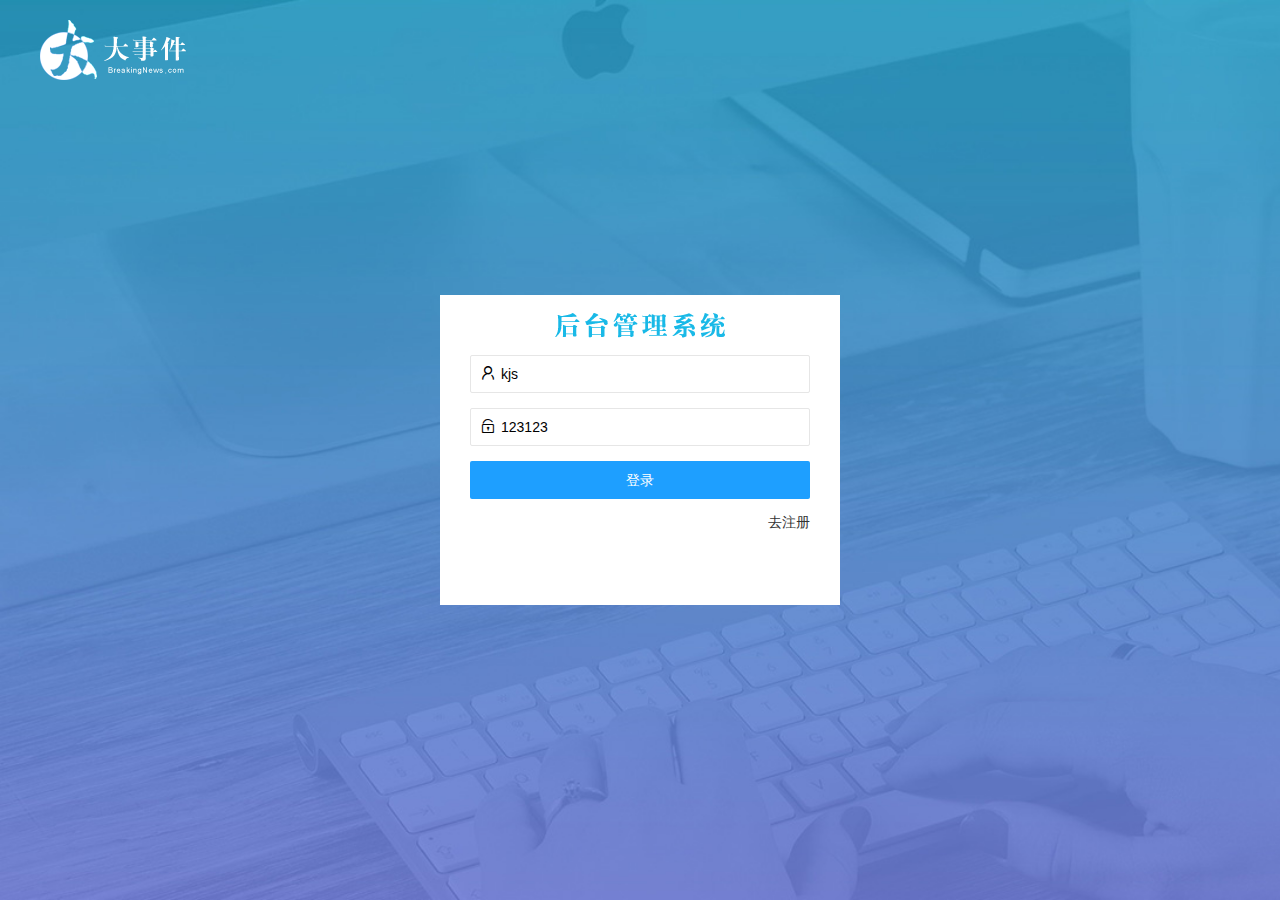
<file: login.html>
<!DOCTYPE html>
<html lang="en">

<head>
    <meta charset="UTF-8">
    <meta name="viewport" content="width=device-width, initial-scale=1.0">
    <title>大事件 登录界面</title>
    <!-- 引入layui框架layui.css 快速生成登录注册页面样式 -->
    <link rel="stylesheet" href="/assets/lib/layui/css/layui.css">
    <link rel="stylesheet" href="assets/css/login.css">
</head>

<body>
    <!-- login页面-->
    <!-- 顶部logo 版心使用layui 公共类 版心 -->
    <div class="layui-main header">
        <img src="./assets/images/logo.png" alt="">
    </div>

    <!-- 注册登录区域 -->
    <div class="loginAndRegBox">
        <!-- 标题 -->
        <div class="titleBox"></div>
        <!--登录区域  -->
        <div class="loginBox">
            <form class="layui-form" id="loginForm">
                <div class="layui-form-item">
                    <i class="layui-icon layui-icon-username"></i>
                    <input type="text" value="kjs" name="username" required lay-verify="required" placeholder="请输入账号"
                        autocomplete="off" class="layui-input">
                </div>
                <div class="layui-form-item">
                    <i class="layui-icon layui-icon-password"></i>
                    <input type="text" value="123123" name="password" required lay-verify="required|pwd"
                        placeholder="请输入密码" autocomplete="off" class="layui-input">
                </div>
                <div class="layui-form-item">
                    <button lay-submit class="layui-btn layui-btn-fluid layui-btn-normal">登录</button>
                </div>
                <div class="layui-form-item toReg-item">
                    <a href="javascript:;" id="toReg">去注册</a>
                </div>
            </form>
        </div>
        <!-- 注册区域 -->
        <div class="regBox" style="display: none;">
            <form class="layui-form" id="regForm">
                <div class="layui-form-item">
                    <i class="layui-icon layui-icon-username"></i>
                    <input type="text" name="username" required lay-verify="required" placeholder="请输入账号"
                        autocomplete="off" class="layui-input">
                </div>
                <div class="layui-form-item">
                    <i class="layui-icon layui-icon-password"></i>
                    <input type="text" name="password" required lay-verify="required|pwd" placeholder="请输入密码"
                        autocomplete="off" class="layui-input">
                </div>
                <div class="layui-form-item">
                    <i class="layui-icon layui-icon-password"></i>
                    <input type="text" name="repassword" required lay-verify="required|pwd|repwd" placeholder="再次确认密码"
                        autocomplete="off" class="layui-input">
                </div>
                <div class="layui-form-item">
                    <button lay-submit class="layui-btn layui-btn-fluid layui-btn-normal">注册</button>
                </div>
                <div class="layui-form-item toLogin-item">
                    <a href="javascript:;" id="toLogin">去登录</a>
                </div>
            </form>
        </div>
    </div>

    <!-- 导入jquery.js  layui.all.js -->
    <script src="/assets/lib/jquery.js"></script>
    <script src="/assets/lib/layui/layui.all.js"></script>
    <!-- 导入basePAI -->
    <script src="/assets/js/baseAPI.js"></script>
    <!-- 新建本页面js -->
    <script src="/assets/js/login.js"></script>
</body>

</html>
</file>
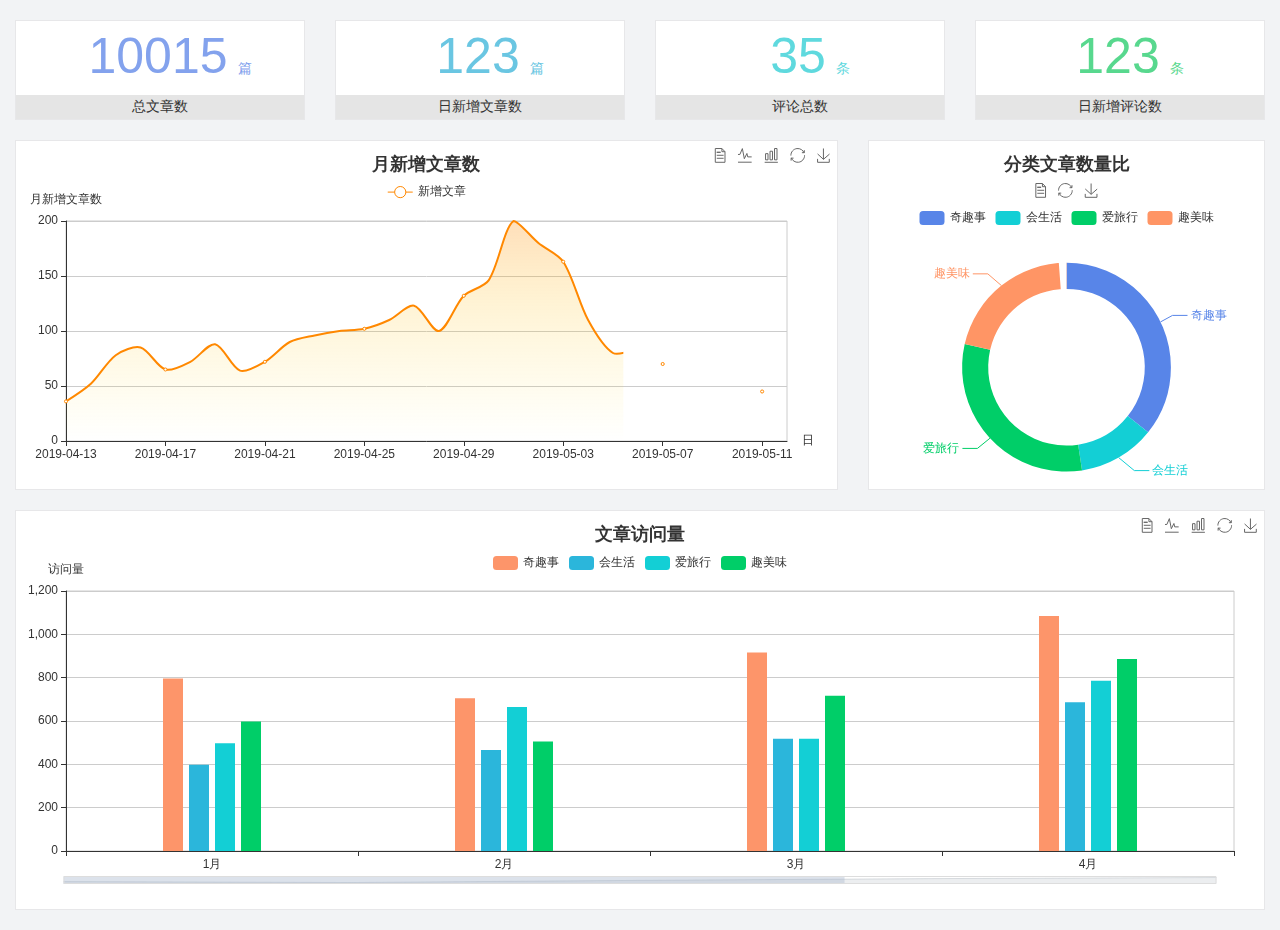
<file: home/dashboard.html>
<!DOCTYPE html>
<html lang="en">

<head>
  <meta charset="UTF-8">
  <meta name="viewport" content="width=device-width, initial-scale=1.0">
  <meta http-equiv="X-UA-Compatible" content="ie=edge">
  <title>图表统计</title>
  <link rel="stylesheet" href="../assets/lib/bootstrap.css" />
  <link rel="stylesheet" href="../assets/lib/main.css" />
  <script src="../assets/lib/jquery.js"></script>
  <script type="text/javascript" src="../assets/lib/echarts.min.js"></script>
</head>

<body>
  <div class="container-fluid">
    <div class="row spannel_list">
      <div class="col-sm-3 col-xs-6">
        <div class="spannel">
          <em>10015</em><span>篇</span>
          <b>总文章数</b>
        </div>
      </div>
      <div class="col-sm-3 col-xs-6">
        <div class="spannel scolor01">
          <em>123</em><span>篇</span>
          <b>日新增文章数</b>
        </div>
      </div>
      <div class="col-sm-3 col-xs-6">
        <div class="spannel scolor02">
          <em>35</em><span>条</span>
          <b>评论总数</b>
        </div>
      </div>
      <div class="col-sm-3 col-xs-6">
        <div class="spannel scolor03">
          <em>123</em><span>条</span>
          <b>日新增评论数</b>
        </div>
      </div>
    </div>
  </div>

  <div class="container-fluid">
    <div class="row curve-pie">
      <div class="col-lg-8 col-md-8">
        <div class="gragh_pannel" id="curve_show"></div>
      </div>
      <div class="col-lg-4 col-md-4">
        <div class="gragh_pannel" id="pie_show"></div>
      </div>
    </div>
  </div>

  <div class="container-fluid">
    <div class="column_pannel" id="column_show"></div>
  </div>

  <script>
    var oChart = echarts.init(document.getElementById('curve_show'));
    var aList_all = [
      { 'count': 36, 'date': '2019-04-13' },
      { 'count': 52, 'date': '2019-04-14' },
      { 'count': 78, 'date': '2019-04-15' },
      { 'count': 85, 'date': '2019-04-16' },
      { 'count': 65, 'date': '2019-04-17' },
      { 'count': 72, 'date': '2019-04-18' },
      { 'count': 88, 'date': '2019-04-19' },
      { 'count': 64, 'date': '2019-04-20' },
      { 'count': 72, 'date': '2019-04-21' },
      { 'count': 90, 'date': '2019-04-22' },
      { 'count': 96, 'date': '2019-04-23' },
      { 'count': 100, 'date': '2019-04-24' },
      { 'count': 102, 'date': '2019-04-25' },
      { 'count': 110, 'date': '2019-04-26' },
      { 'count': 123, 'date': '2019-04-27' },
      { 'count': 100, 'date': '2019-04-28' },
      { 'count': 132, 'date': '2019-04-29' },
      { 'count': 146, 'date': '2019-04-30' },
      { 'count': 200, 'date': '2019-05-01' },
      { 'count': 180, 'date': '2019-05-02' },
      { 'count': 163, 'date': '2019-05-03' },
      { 'count': 110, 'date': '2019-05-04' },
      { 'count': 80, 'date': '2019-05-05' },
      { 'count': 82, 'date': '2019-05-06' },
      { 'count': 70, 'date': '2019-05-07' },
      { 'count': 65, 'date': '2019-05-08' },
      { 'count': 54, 'date': '2019-05-09' },
      { 'count': 40, 'date': '2019-05-10' },
      { 'count': 45, 'date': '2019-05-11' },
      { 'count': 38, 'date': '2019-05-12' },
    ];

    let aCount = [];
    let aDate = [];

    for (var i = 0; i < aList_all.length; i++) {
      aCount.push(aList_all[i].count);
      aDate.push(aList_all[i].date);
    }

    var chartopt = {
      title: {
        text: '月新增文章数',
        left: 'center',
        top: '10'
      },
      tooltip: {
        trigger: 'axis'
      },
      legend: {
        data: ['新增文章'],
        top: '40'
      },
      toolbox: {
        show: true,
        feature: {
          mark: { show: true },
          dataView: { show: true, readOnly: false },
          magicType: { show: true, type: ['line', 'bar'] },
          restore: { show: true },
          saveAsImage: { show: true }
        }
      },
      calculable: true,
      xAxis: [
        {
          name: '日',
          type: 'category',
          boundaryGap: false,
          data: aDate
        }
      ],
      yAxis: [
        {
          name: '月新增文章数',
          type: 'value'
        }
      ],
      series: [
        {
          name: '新增文章',
          type: 'line',
          smooth: true,
          itemStyle: { normal: { areaStyle: { type: 'default' }, color: '#f80' }, lineStyle: { color: '#f80' } },
          data: aCount
        }],
      areaStyle: {
        normal: {
          color: new echarts.graphic.LinearGradient(0, 0, 0, 1, [{
            offset: 0,
            color: 'rgba(255,136,0,0.39)'
          }, {
            offset: .34,
            color: 'rgba(255,180,0,0.25)'
          }, {
            offset: 1,
            color: 'rgba(255,222,0,0.00)'
          }])

        }
      },
      grid: {
        show: true,
        x: 50,
        x2: 50,
        y: 80,
        height: 220
      }
    };

    oChart.setOption(chartopt);


    var oPie = echarts.init(document.getElementById('pie_show'));
    var oPieopt =
    {
      title: {
        top: 10,
        text: '分类文章数量比',
        x: 'center'
      },
      tooltip: {
        trigger: 'item',
        formatter: "{a} <br/>{b} : {c} ({d}%)"
      },
      color: ['#5885e8', '#13cfd5', '#00ce68', '#ff9565'],
      legend: {
        x: 'center',
        top: 65,
        data: ['奇趣事', '会生活', '爱旅行', '趣美味']
      },
      toolbox: {
        show: true,
        x: 'center',
        top: 35,
        feature: {
          mark: { show: true },
          dataView: { show: true, readOnly: false },
          magicType: {
            show: true,
            type: ['pie', 'funnel'],
            option: {
              funnel: {
                x: '25%',
                width: '50%',
                funnelAlign: 'left',
                max: 1548
              }
            }
          },
          restore: { show: true },
          saveAsImage: { show: true }
        }
      },
      calculable: true,
      series: [
        {
          name: '访问来源',
          type: 'pie',
          radius: ['45%', '60%'],
          center: ['50%', '65%'],
          data: [
            { value: 300, name: '奇趣事' },
            { value: 100, name: '会生活' },
            { value: 260, name: '爱旅行' },
            { value: 180, name: '趣美味' }
          ]
        }
      ]
    };
    oPie.setOption(oPieopt);



    var oColumn = this.echarts.init(document.getElementById('column_show'));
    var oColumnopt =
    {
      title: {
        text: '文章访问量',
        left: 'center',
        top: '10'
      },
      tooltip: {
        trigger: 'axis'
      },
      legend: {
        data: ['奇趣事', '会生活', '爱旅行', '趣美味'],
        top: '40'
      },
      toolbox: {
        show: true,
        feature: {
          mark: { show: true },
          dataView: { show: true, readOnly: false },
          magicType: { show: true, type: ['line', 'bar'] },
          restore: { show: true },
          saveAsImage: { show: true }
        }
      },
      calculable: true,
      xAxis: [
        {
          type: 'category',
          data: ['1月', '2月', '3月', '4月', '5月']
        }
      ],
      yAxis: [
        {
          name: '访问量',
          type: 'value'
        }
      ],
      series: [
        {
          name: '奇趣事',
          type: 'bar',
          barWidth: 20,
          itemStyle: {
            normal: { areaStyle: { type: 'default' }, color: '#fd956a' }
          },
          data: [800, 708, 920, 1090, 1200]
        },
        {
          name: '会生活',
          type: 'bar',
          barWidth: 20,
          itemStyle: {
            normal: { areaStyle: { type: 'default' }, color: '#2bb6db' }
          },
          data: [400, 468, 520, 690, 800]
        },
        {
          name: '爱旅行',
          type: 'bar',
          barWidth: 20,
          itemStyle: {
            normal: { areaStyle: { type: 'default' }, color: '#13cfd5' }
          },
          data: [500, 668, 520, 790, 900]
        },
        {
          name: '趣美味',
          type: 'bar',
          barWidth: 20,
          itemStyle: {
            normal: { areaStyle: { type: 'default' }, color: '#00ce68' }
          },
          data: [600, 508, 720, 890, 1000]
        }
      ],
      grid: {
        show: true,
        x: 50,
        x2: 30,
        y: 80,
        height: 260
      },
      dataZoom: [//给x轴设置滚动条
        {
          start: 0,//默认为0
          end: 100 - 1000 / 31,//默认为100
          type: 'slider',
          show: true,
          xAxisIndex: [0],
          handleSize: 0,//滑动条的 左右2个滑动条的大小
          height: 8,//组件高度
          left: 45, //左边的距离
          right: 50,//右边的距离
          bottom: 26,//右边的距离
          handleColor: '#ddd',//h滑动图标的颜色
          handleStyle: {
            borderColor: "#cacaca",
            borderWidth: "1",
            shadowBlur: 2,
            background: "#ddd",
            shadowColor: "#ddd",
          }
        }]
    };
    oColumn.setOption(oColumnopt);
  </script>
</body>

</html>
</file>
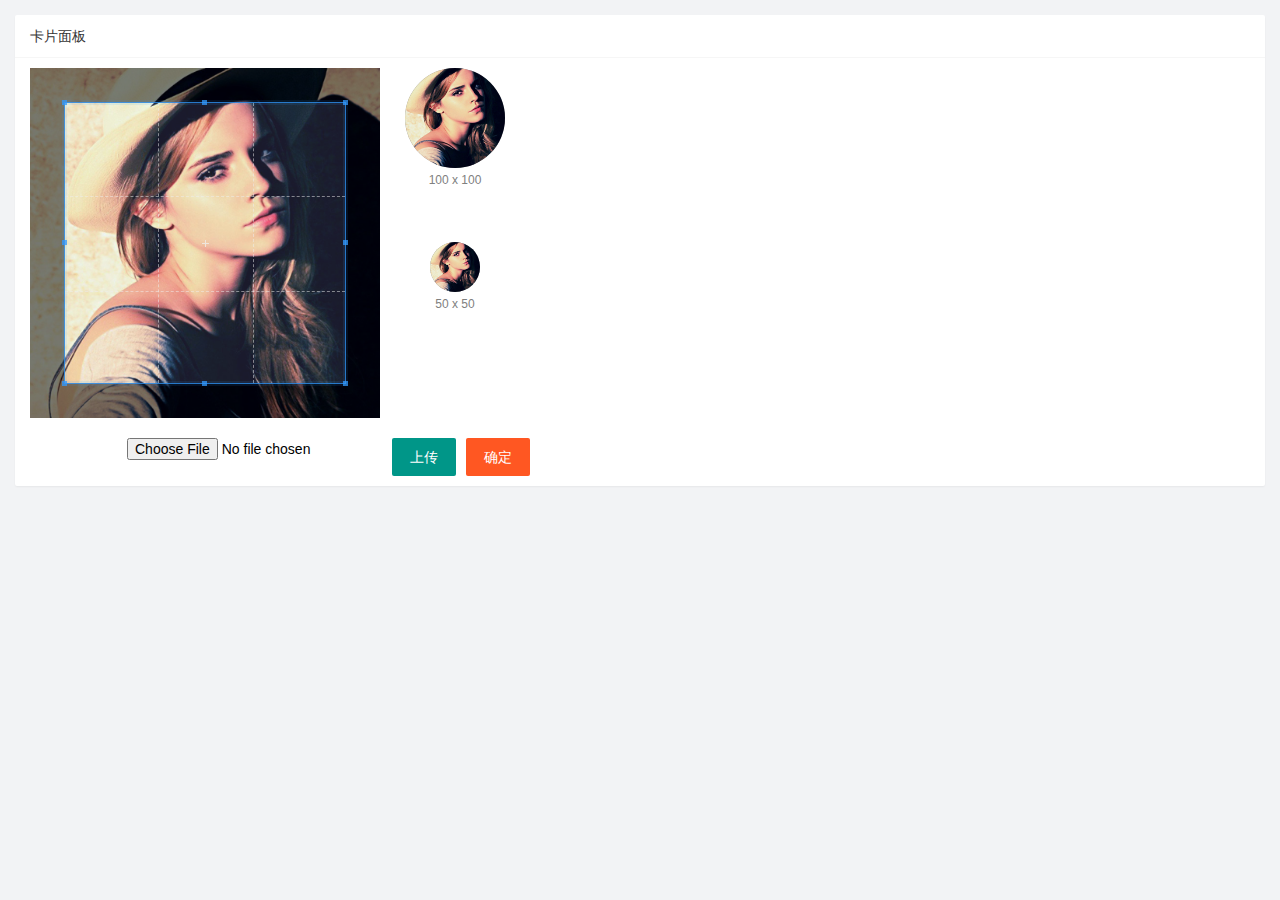
<file: user/user_avatar.html>
<!DOCTYPE html>
<html lang="en">

<head>
    <meta charset="UTF-8">
    <meta name="viewport" content="width=device-width, initial-scale=1.0">
    <title>Document</title>
    <!-- 引入layui cropper 本页面样式  -->
    <link rel="stylesheet" href="/assets/lib/layui/css/layui.css">
    <link rel="stylesheet" href="/assets/lib/cropper/cropper.css">
    <link rel="stylesheet" href="/assets/css/user/user_avatar.css">

</head>

<body>
    <div class="layui-card">
        <div class="layui-card-header">卡片面板</div>
        <div class="layui-card-body">
            <!-- 第一行的图片裁剪和预览区域 -->
            <div class="row1">
                <!-- 图片裁剪区域 -->
                <div class="cropper-box">
                    <!-- 这个 img 标签很重要，将来会把它初始化为裁剪区域 -->
                    <img id="image" src="/assets/images/sample.jpg" />
                </div>
                <!-- 图片的预览区域 -->
                <div class="preview-box">
                    <div>
                        <!-- 宽高为 100px 的预览区域 -->
                        <div class="img-preview w100"></div>
                        <p class="size">100 x 100</p>
                    </div>
                    <div>
                        <!-- 宽高为 50px 的预览区域 -->
                        <div class="img-preview w50"></div>
                        <p class="size">50 x 50</p>
                    </div>
                </div>
            </div>

            <!-- 第二行的按钮区域 -->
            <div class="row2">
                <input type="file" id="file" accept="image/png,image/jpeg">
                <button id="btnChooseImage" type="button" class="layui-btn">上传</button>
                <button id="btnUpload" type="button" class="layui-btn layui-btn-danger">确定</button>
            </div>
        </div>
    </div>
    <!-- 引入layui jquery baseAPI cropper 本页面逻辑 -->
    <script src="/assets/lib/jquery.js"></script>
    <script src="/assets/lib/cropper/Cropper.js"></script>
    <script src="/assets/lib/cropper/jquery-cropper.js"></script>
    <script src="/assets/js/baseAPI.js"></script>
    <script src="/assets/lib/layui/layui.all.js"></script>
    <script src="/assets/js/user/user_avatar.js"></script>
</body>

</html>
</file>
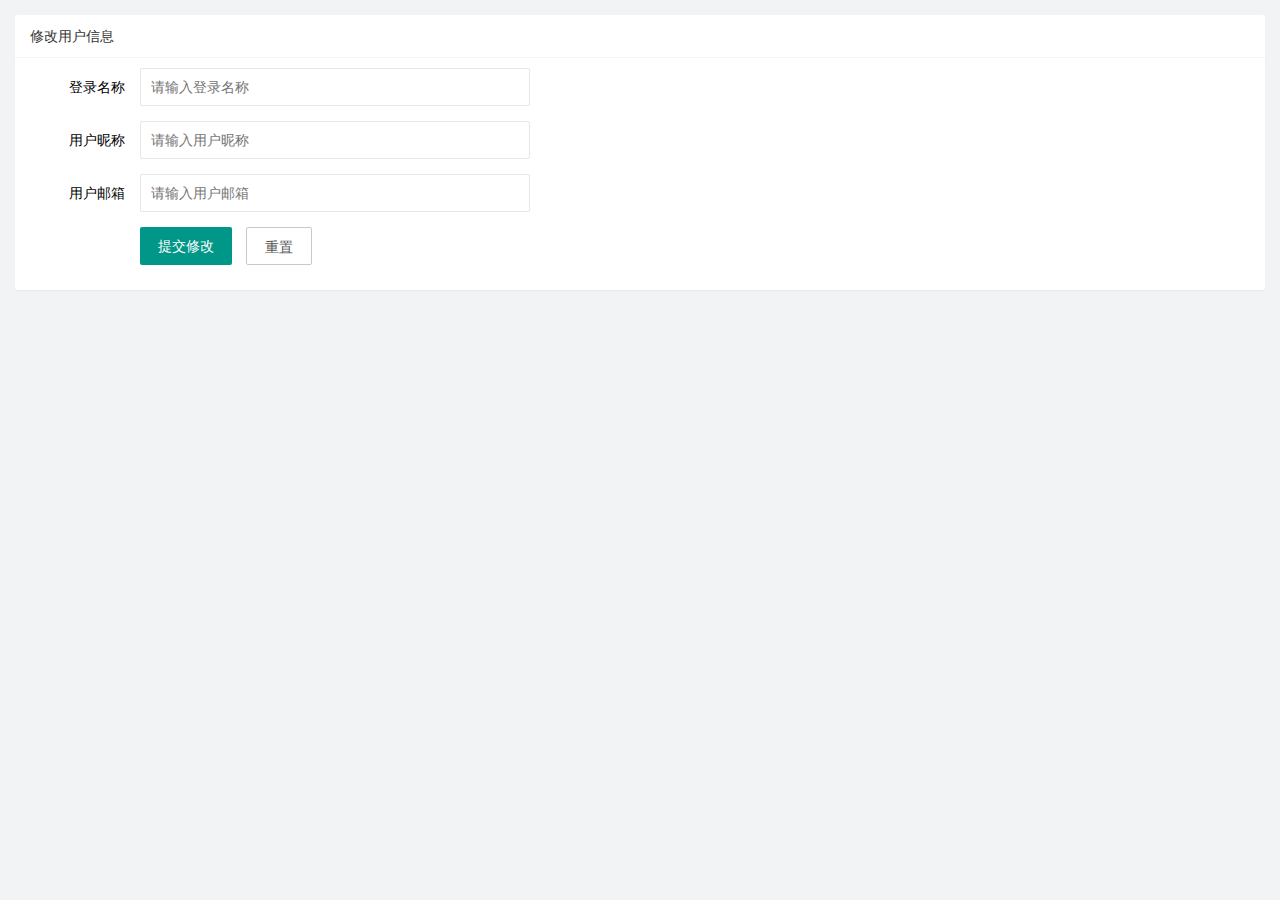
<file: user/user_info.html>
<!DOCTYPE html>
<html lang="en">

<head>
    <meta charset="UTF-8">
    <meta name="viewport" content="width=device-width, initial-scale=1.0">
    <title>Document</title>
    <!-- 引入layui 本页面样式 -->
    <link rel="stylesheet" href="/assets/lib/layui/css/layui.css">
    <link rel="stylesheet" href="/assets/css/user/user_info.css">

</head>

<body>
    <div class="layui-card">
        <div class="layui-card-header">修改用户信息</div>
        <div class="layui-card-body">
            <form class="layui-form" lay-filter='userInfoForm' action="">
                <input type="hidden" name='id'>
                <div class="layui-form-item">
                    <label class="layui-form-label">登录名称</label>
                    <div class="layui-input-block">
                        <input readonly type="text" name="username" required lay-verify="required" placeholder="请输入登录名称"
                            autocomplete="off" class="layui-input">
                    </div>
                </div>
                <div class="layui-form-item">
                    <label class="layui-form-label">用户昵称</label>
                    <div class="layui-input-block">
                        <input type="text" name="nickname" required lay-verify="required|nickname" placeholder="请输入用户昵称"
                            autocomplete="off" class="layui-input">
                    </div>
                </div>
                <div class="layui-form-item">
                    <label class="layui-form-label">用户邮箱</label>
                    <div class="layui-input-block">
                        <input type="text" name="email" required lay-verify="required|email" placeholder="请输入用户邮箱"
                            autocomplete="off" class="layui-input">
                    </div>
                </div>
                <div class="layui-form-item">
                    <div class="layui-input-block">
                        <button class="layui-btn" lay-submit lay-filter="formDemo">提交修改</button>
                        <button id="btnReset" type="reset" class="layui-btn layui-btn-primary">重置</button>
                    </div>
                </div>
            </form>
        </div>
    </div>


    <!-- 引入layui jquery baseAPI 本页面逻辑 -->
    <script src="/assets/lib/jquery.js"></script>
    <script src="/assets/js/baseAPI.js"></script>
    <script src="/assets/lib/layui/layui.all.js"></script>
    <script src="/assets/js/user/user_info.js"></script>
</body>

</html>
</file>
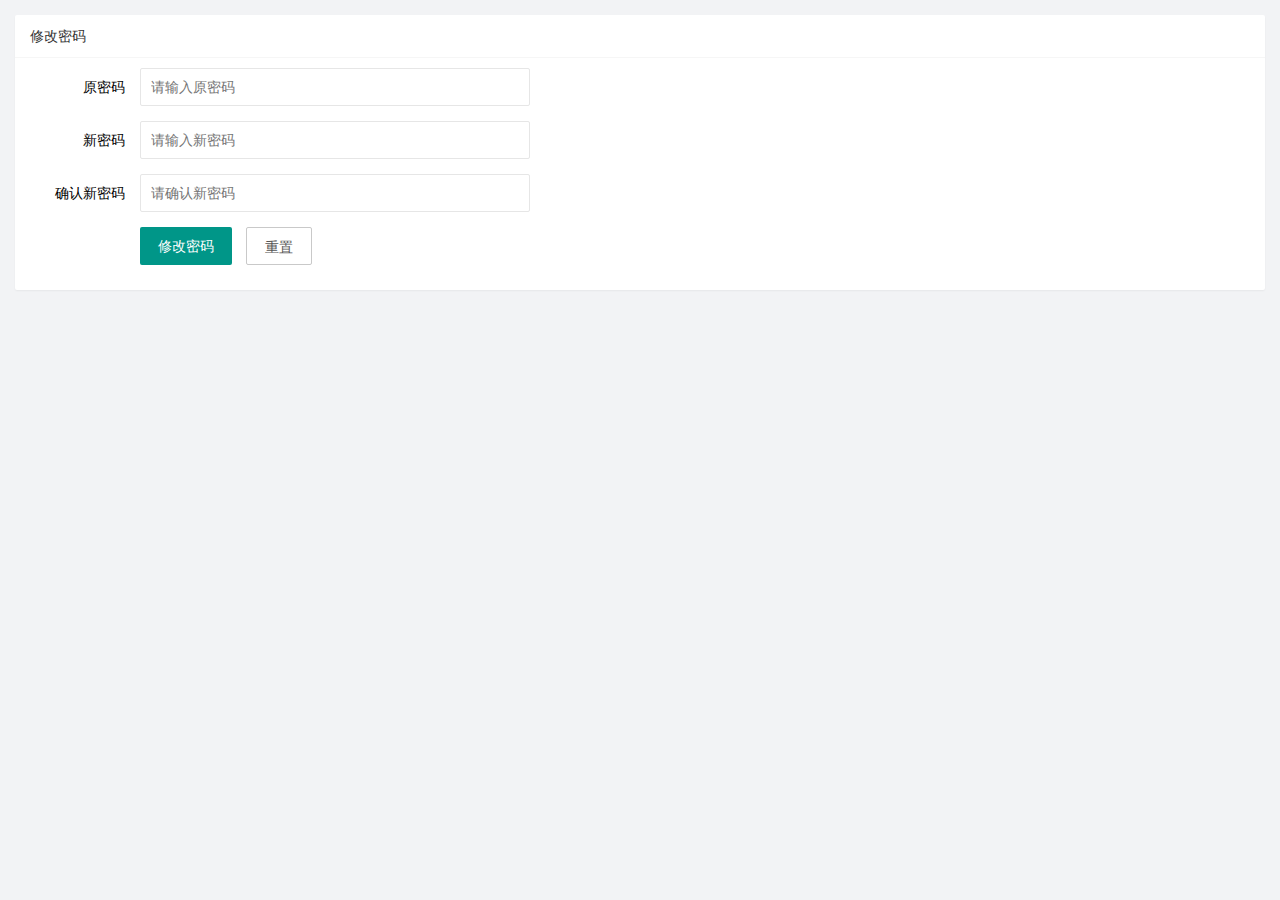
<file: user/user_pwd.html>
<!DOCTYPE html>
<html lang="en">

<head>
    <meta charset="UTF-8">
    <meta name="viewport" content="width=device-width, initial-scale=1.0">
    <title>Document</title>
    <!-- 引入layui 本页面样式 -->
    <link rel="stylesheet" href="/assets/lib/layui/css/layui.css">
    <link rel="stylesheet" href="/assets/css/user/user_pwd.css">

</head>

<body>
    <div class="layui-card">
        <div class="layui-card-header">修改密码</div>
        <div class="layui-card-body">
            <form class="layui-form" action="">
                <div class="layui-form-item">
                    <label class="layui-form-label">原密码</label>
                    <div class="layui-input-block">
                        <input type="text" name="oldPwd" required lay-verify="required|pwd" placeholder="请输入原密码"
                            autocomplete="off" class="layui-input">
                    </div>
                </div>
                <div class="layui-form-item">
                    <label class="layui-form-label">新密码</label>
                    <div class="layui-input-block">
                        <input type="text" name="newPwd" required lay-verify="required|pwd|samePwd" placeholder="请输入新密码"
                            autocomplete="off" class="layui-input">
                    </div>
                </div>
                <div class="layui-form-item">
                    <label class="layui-form-label">确认新密码</label>
                    <div class="layui-input-block">
                        <input type="text" name="rePwd" required lay-verify="required|pwd|rePwd" placeholder="请确认新密码"
                            autocomplete="off" class="layui-input">
                    </div>
                </div>
                <div class="layui-form-item">
                    <div class="layui-input-block">
                        <button class="layui-btn" lay-submit lay-filter="formDemo">修改密码</button>
                        <button type="reset" class="layui-btn layui-btn-primary">重置</button>
                    </div>
                </div>
            </form>
        </div>
    </div>
    <!-- 引入layui jquery baseAPI 本页面逻辑 -->
    <script src="/assets/lib/jquery.js"></script>
    <script src="/assets/js/baseAPI.js"></script>
    <script src="/assets/lib/layui/layui.all.js"></script>
    <script src="/assets/js/user/user_pwd.js"></script>
</body>

</html>
</file>
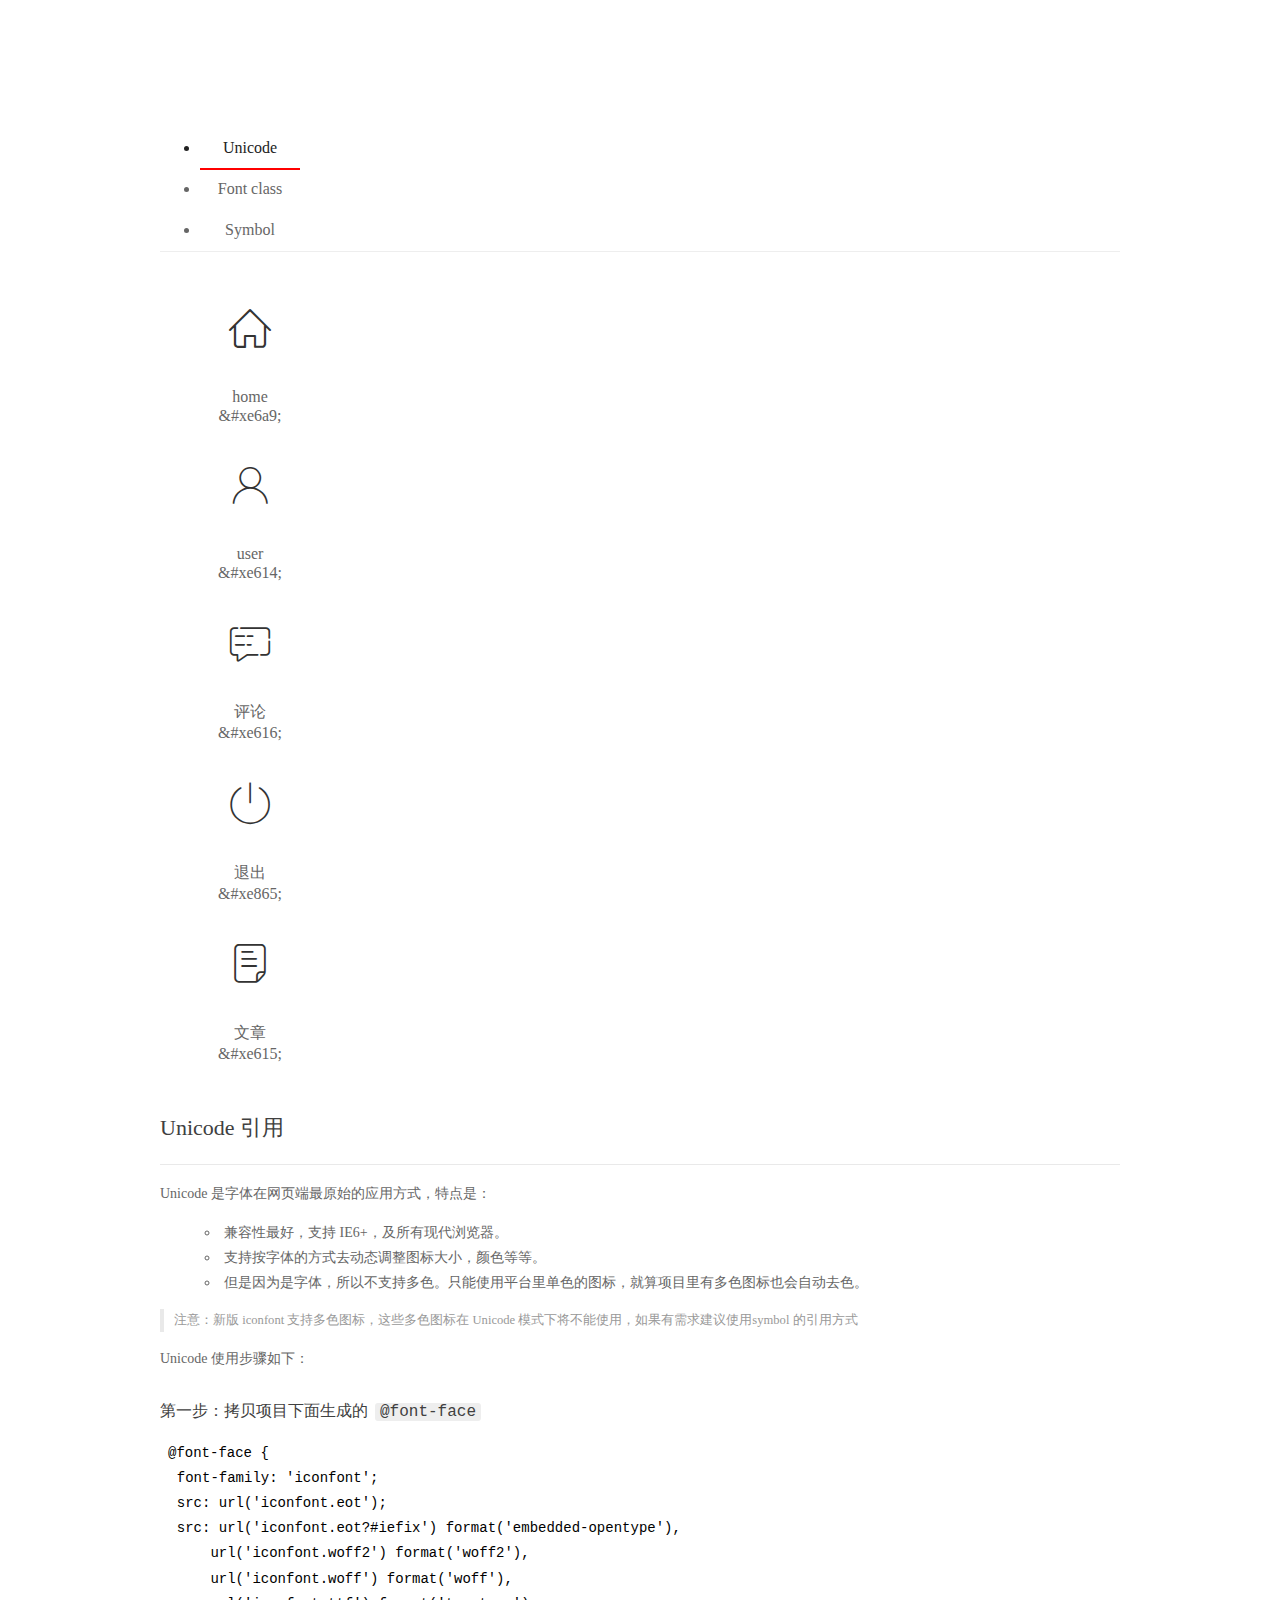
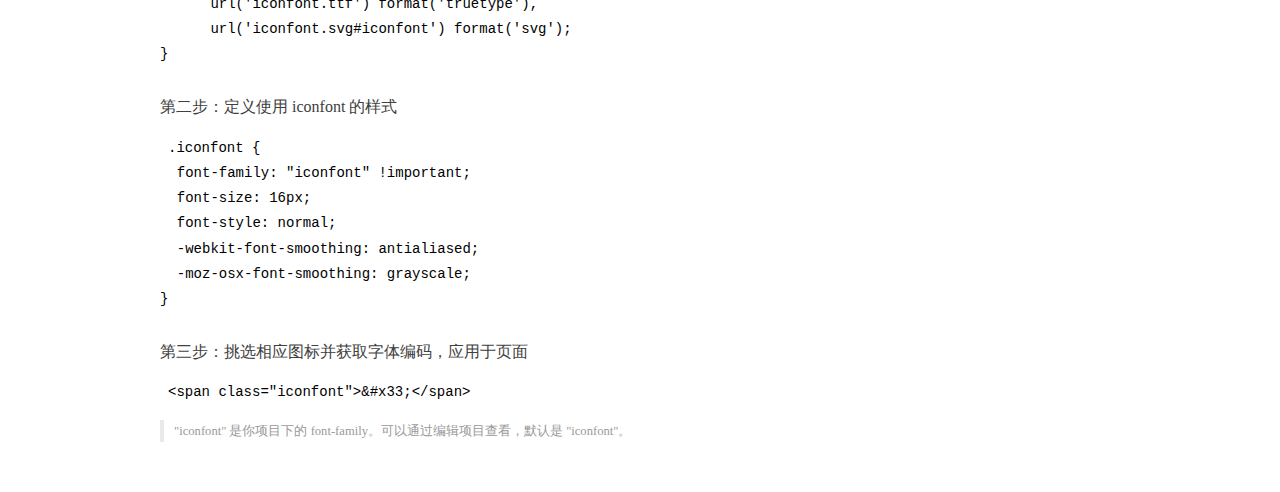
<file: assets/fonts/demo_index.html>
<!DOCTYPE html>
<html>
<head>
  <meta charset="utf-8"/>
  <title>IconFont Demo</title>
  <link rel="shortcut icon" href="https://gtms04.alicdn.com/tps/i4/TB1_oz6GVXXXXaFXpXXJDFnIXXX-64-64.ico" type="image/x-icon"/>
  <link rel="stylesheet" href="https://g.alicdn.com/thx/cube/1.3.2/cube.min.css">
  <link rel="stylesheet" href="demo.css">
  <link rel="stylesheet" href="iconfont.css">
  <script src="iconfont.js"></script>
  <!-- jQuery -->
  <script src="https://a1.alicdn.com/oss/uploads/2018/12/26/7bfddb60-08e8-11e9-9b04-53e73bb6408b.js"></script>
  <!-- 代码高亮 -->
  <script src="https://a1.alicdn.com/oss/uploads/2018/12/26/a3f714d0-08e6-11e9-8a15-ebf944d7534c.js"></script>
</head>
<body>
  <div class="main">
    <h1 class="logo"><a href="https://www.iconfont.cn/" title="iconfont 首页" target="_blank">&#xe86b;</a></h1>
    <div class="nav-tabs">
      <ul id="tabs" class="dib-box">
        <li class="dib active"><span>Unicode</span></li>
        <li class="dib"><span>Font class</span></li>
        <li class="dib"><span>Symbol</span></li>
      </ul>
      
    </div>
    <div class="tab-container">
      <div class="content unicode" style="display: block;">
          <ul class="icon_lists dib-box">
          
            <li class="dib">
              <span class="icon iconfont">&#xe6a9;</span>
                <div class="name">home</div>
                <div class="code-name">&amp;#xe6a9;</div>
              </li>
          
            <li class="dib">
              <span class="icon iconfont">&#xe614;</span>
                <div class="name">user</div>
                <div class="code-name">&amp;#xe614;</div>
              </li>
          
            <li class="dib">
              <span class="icon iconfont">&#xe616;</span>
                <div class="name">评论</div>
                <div class="code-name">&amp;#xe616;</div>
              </li>
          
            <li class="dib">
              <span class="icon iconfont">&#xe865;</span>
                <div class="name">退出</div>
                <div class="code-name">&amp;#xe865;</div>
              </li>
          
            <li class="dib">
              <span class="icon iconfont">&#xe615;</span>
                <div class="name">文章</div>
                <div class="code-name">&amp;#xe615;</div>
              </li>
          
          </ul>
          <div class="article markdown">
          <h2 id="unicode-">Unicode 引用</h2>
          <hr>

          <p>Unicode 是字体在网页端最原始的应用方式，特点是：</p>
          <ul>
            <li>兼容性最好，支持 IE6+，及所有现代浏览器。</li>
            <li>支持按字体的方式去动态调整图标大小，颜色等等。</li>
            <li>但是因为是字体，所以不支持多色。只能使用平台里单色的图标，就算项目里有多色图标也会自动去色。</li>
          </ul>
          <blockquote>
            <p>注意：新版 iconfont 支持多色图标，这些多色图标在 Unicode 模式下将不能使用，如果有需求建议使用symbol 的引用方式</p>
          </blockquote>
          <p>Unicode 使用步骤如下：</p>
          <h3 id="-font-face">第一步：拷贝项目下面生成的 <code>@font-face</code></h3>
<pre><code class="language-css"
>@font-face {
  font-family: 'iconfont';
  src: url('iconfont.eot');
  src: url('iconfont.eot?#iefix') format('embedded-opentype'),
      url('iconfont.woff2') format('woff2'),
      url('iconfont.woff') format('woff'),
      url('iconfont.ttf') format('truetype'),
      url('iconfont.svg#iconfont') format('svg');
}
</code></pre>
          <h3 id="-iconfont-">第二步：定义使用 iconfont 的样式</h3>
<pre><code class="language-css"
>.iconfont {
  font-family: "iconfont" !important;
  font-size: 16px;
  font-style: normal;
  -webkit-font-smoothing: antialiased;
  -moz-osx-font-smoothing: grayscale;
}
</code></pre>
          <h3 id="-">第三步：挑选相应图标并获取字体编码，应用于页面</h3>
<pre>
<code class="language-html"
>&lt;span class="iconfont"&gt;&amp;#x33;&lt;/span&gt;
</code></pre>
          <blockquote>
            <p>"iconfont" 是你项目下的 font-family。可以通过编辑项目查看，默认是 "iconfont"。</p>
          </blockquote>
          </div>
      </div>
      <div class="content font-class">
        <ul class="icon_lists dib-box">
          
          <li class="dib">
            <span class="icon iconfont icon-home"></span>
            <div class="name">
              home
            </div>
            <div class="code-name">.icon-home
            </div>
          </li>
          
          <li class="dib">
            <span class="icon iconfont icon-user"></span>
            <div class="name">
              user
            </div>
            <div class="code-name">.icon-user
            </div>
          </li>
          
          <li class="dib">
            <span class="icon iconfont icon-pinglun"></span>
            <div class="name">
              评论
            </div>
            <div class="code-name">.icon-pinglun
            </div>
          </li>
          
          <li class="dib">
            <span class="icon iconfont icon-tuichu"></span>
            <div class="name">
              退出
            </div>
            <div class="code-name">.icon-tuichu
            </div>
          </li>
          
          <li class="dib">
            <span class="icon iconfont icon-16"></span>
            <div class="name">
              文章
            </div>
            <div class="code-name">.icon-16
            </div>
          </li>
          
        </ul>
        <div class="article markdown">
        <h2 id="font-class-">font-class 引用</h2>
        <hr>

        <p>font-class 是 Unicode 使用方式的一种变种，主要是解决 Unicode 书写不直观，语意不明确的问题。</p>
        <p>与 Unicode 使用方式相比，具有如下特点：</p>
        <ul>
          <li>兼容性良好，支持 IE8+，及所有现代浏览器。</li>
          <li>相比于 Unicode 语意明确，书写更直观。可以很容易分辨这个 icon 是什么。</li>
          <li>因为使用 class 来定义图标，所以当要替换图标时，只需要修改 class 里面的 Unicode 引用。</li>
          <li>不过因为本质上还是使用的字体，所以多色图标还是不支持的。</li>
        </ul>
        <p>使用步骤如下：</p>
        <h3 id="-fontclass-">第一步：引入项目下面生成的 fontclass 代码：</h3>
<pre><code class="language-html">&lt;link rel="stylesheet" href="./iconfont.css"&gt;
</code></pre>
        <h3 id="-">第二步：挑选相应图标并获取类名，应用于页面：</h3>
<pre><code class="language-html">&lt;span class="iconfont icon-xxx"&gt;&lt;/span&gt;
</code></pre>
        <blockquote>
          <p>"
            iconfont" 是你项目下的 font-family。可以通过编辑项目查看，默认是 "iconfont"。</p>
        </blockquote>
      </div>
      </div>
      <div class="content symbol">
          <ul class="icon_lists dib-box">
          
            <li class="dib">
                <svg class="icon svg-icon" aria-hidden="true">
                  <use xlink:href="#icon-home"></use>
                </svg>
                <div class="name">home</div>
                <div class="code-name">#icon-home</div>
            </li>
          
            <li class="dib">
                <svg class="icon svg-icon" aria-hidden="true">
                  <use xlink:href="#icon-user"></use>
                </svg>
                <div class="name">user</div>
                <div class="code-name">#icon-user</div>
            </li>
          
            <li class="dib">
                <svg class="icon svg-icon" aria-hidden="true">
                  <use xlink:href="#icon-pinglun"></use>
                </svg>
                <div class="name">评论</div>
                <div class="code-name">#icon-pinglun</div>
            </li>
          
            <li class="dib">
                <svg class="icon svg-icon" aria-hidden="true">
                  <use xlink:href="#icon-tuichu"></use>
                </svg>
                <div class="name">退出</div>
                <div class="code-name">#icon-tuichu</div>
            </li>
          
            <li class="dib">
                <svg class="icon svg-icon" aria-hidden="true">
                  <use xlink:href="#icon-16"></use>
                </svg>
                <div class="name">文章</div>
                <div class="code-name">#icon-16</div>
            </li>
          
          </ul>
          <div class="article markdown">
          <h2 id="symbol-">Symbol 引用</h2>
          <hr>

          <p>这是一种全新的使用方式，应该说这才是未来的主流，也是平台目前推荐的用法。相关介绍可以参考这篇<a href="">文章</a>
            这种用法其实是做了一个 SVG 的集合，与另外两种相比具有如下特点：</p>
          <ul>
            <li>支持多色图标了，不再受单色限制。</li>
            <li>通过一些技巧，支持像字体那样，通过 <code>font-size</code>, <code>color</code> 来调整样式。</li>
            <li>兼容性较差，支持 IE9+，及现代浏览器。</li>
            <li>浏览器渲染 SVG 的性能一般，还不如 png。</li>
          </ul>
          <p>使用步骤如下：</p>
          <h3 id="-symbol-">第一步：引入项目下面生成的 symbol 代码：</h3>
<pre><code class="language-html">&lt;script src="./iconfont.js"&gt;&lt;/script&gt;
</code></pre>
          <h3 id="-css-">第二步：加入通用 CSS 代码（引入一次就行）：</h3>
<pre><code class="language-html">&lt;style&gt;
.icon {
  width: 1em;
  height: 1em;
  vertical-align: -0.15em;
  fill: currentColor;
  overflow: hidden;
}
&lt;/style&gt;
</code></pre>
          <h3 id="-">第三步：挑选相应图标并获取类名，应用于页面：</h3>
<pre><code class="language-html">&lt;svg class="icon" aria-hidden="true"&gt;
  &lt;use xlink:href="#icon-xxx"&gt;&lt;/use&gt;
&lt;/svg&gt;
</code></pre>
          </div>
      </div>

    </div>
  </div>
  <script>
  $(document).ready(function () {
      $('.tab-container .content:first').show()

      $('#tabs li').click(function (e) {
        var tabContent = $('.tab-container .content')
        var index = $(this).index()

        if ($(this).hasClass('active')) {
          return
        } else {
          $('#tabs li').removeClass('active')
          $(this).addClass('active')

          tabContent.hide().eq(index).fadeIn()
        }
      })
    })
  </script>
</body>
</html>
</file>
<file: assets/lib/layui/css/layui.css>
/** layui-v2.5.5 MIT License By https://www.layui.com */
 .layui-inline,img{display:inline-block;vertical-align:middle}h1,h2,h3,h4,h5,h6{font-weight:400}.layui-edge,.layui-header,.layui-inline,.layui-main{position:relative}.layui-body,.layui-edge,.layui-elip{overflow:hidden}.layui-btn,.layui-edge,.layui-inline,img{vertical-align:middle}.layui-btn,.layui-disabled,.layui-icon,.layui-unselect{-moz-user-select:none;-webkit-user-select:none;-ms-user-select:none}.layui-elip,.layui-form-checkbox span,.layui-form-pane .layui-form-label{text-overflow:ellipsis;white-space:nowrap}.layui-breadcrumb,.layui-tree-btnGroup{visibility:hidden}blockquote,body,button,dd,div,dl,dt,form,h1,h2,h3,h4,h5,h6,input,li,ol,p,pre,td,textarea,th,ul{margin:0;padding:0;-webkit-tap-highlight-color:rgba(0,0,0,0)}a:active,a:hover{outline:0}img{border:none}li{list-style:none}table{border-collapse:collapse;border-spacing:0}h4,h5,h6{font-size:100%}button,input,optgroup,option,select,textarea{font-family:inherit;font-size:inherit;font-style:inherit;font-weight:inherit;outline:0}pre{white-space:pre-wrap;white-space:-moz-pre-wrap;white-space:-pre-wrap;white-space:-o-pre-wrap;word-wrap:break-word}body{line-height:24px;font:14px Helvetica Neue,Helvetica,PingFang SC,Tahoma,Arial,sans-serif}hr{height:1px;margin:10px 0;border:0;clear:both}a{color:#333;text-decoration:none}a:hover{color:#777}a cite{font-style:normal;*cursor:pointer}.layui-border-box,.layui-border-box *{box-sizing:border-box}.layui-box,.layui-box *{box-sizing:content-box}.layui-clear{clear:both;*zoom:1}.layui-clear:after{content:'\20';clear:both;*zoom:1;display:block;height:0}.layui-inline{*display:inline;*zoom:1}.layui-edge{display:inline-block;width:0;height:0;border-width:6px;border-style:dashed;border-color:transparent}.layui-edge-top{top:-4px;border-bottom-color:#999;border-bottom-style:solid}.layui-edge-right{border-left-color:#999;border-left-style:solid}.layui-edge-bottom{top:2px;border-top-color:#999;border-top-style:solid}.layui-edge-left{border-right-color:#999;border-right-style:solid}.layui-disabled,.layui-disabled:hover{color:#d2d2d2!important;cursor:not-allowed!important}.layui-circle{border-radius:100%}.layui-show{display:block!important}.layui-hide{display:none!important}@font-face{font-family:layui-icon;src:url(../font/iconfont.eot?v=250);src:url(../font/iconfont.eot?v=250#iefix) format('embedded-opentype'),url(../font/iconfont.woff2?v=250) format('woff2'),url(../font/iconfont.woff?v=250) format('woff'),url(../font/iconfont.ttf?v=250) format('truetype'),url(../font/iconfont.svg?v=250#layui-icon) format('svg')}.layui-icon{font-family:layui-icon!important;font-size:16px;font-style:normal;-webkit-font-smoothing:antialiased;-moz-osx-font-smoothing:grayscale}.layui-icon-reply-fill:before{content:"\e611"}.layui-icon-set-fill:before{content:"\e614"}.layui-icon-menu-fill:before{content:"\e60f"}.layui-icon-search:before{content:"\e615"}.layui-icon-share:before{content:"\e641"}.layui-icon-set-sm:before{content:"\e620"}.layui-icon-engine:before{content:"\e628"}.layui-icon-close:before{content:"\1006"}.layui-icon-close-fill:before{content:"\1007"}.layui-icon-chart-screen:before{content:"\e629"}.layui-icon-star:before{content:"\e600"}.layui-icon-circle-dot:before{content:"\e617"}.layui-icon-chat:before{content:"\e606"}.layui-icon-release:before{content:"\e609"}.layui-icon-list:before{content:"\e60a"}.layui-icon-chart:before{content:"\e62c"}.layui-icon-ok-circle:before{content:"\1005"}.layui-icon-layim-theme:before{content:"\e61b"}.layui-icon-table:before{content:"\e62d"}.layui-icon-right:before{content:"\e602"}.layui-icon-left:before{content:"\e603"}.layui-icon-cart-simple:before{content:"\e698"}.layui-icon-face-cry:before{content:"\e69c"}.layui-icon-face-smile:before{content:"\e6af"}.layui-icon-survey:before{content:"\e6b2"}.layui-icon-tree:before{content:"\e62e"}.layui-icon-upload-circle:before{content:"\e62f"}.layui-icon-add-circle:before{content:"\e61f"}.layui-icon-download-circle:before{content:"\e601"}.layui-icon-templeate-1:before{content:"\e630"}.layui-icon-util:before{content:"\e631"}.layui-icon-face-surprised:before{content:"\e664"}.layui-icon-edit:before{content:"\e642"}.layui-icon-speaker:before{content:"\e645"}.layui-icon-down:before{content:"\e61a"}.layui-icon-file:before{content:"\e621"}.layui-icon-layouts:before{content:"\e632"}.layui-icon-rate-half:before{content:"\e6c9"}.layui-icon-add-circle-fine:before{content:"\e608"}.layui-icon-prev-circle:before{content:"\e633"}.layui-icon-read:before{content:"\e705"}.layui-icon-404:before{content:"\e61c"}.layui-icon-carousel:before{content:"\e634"}.layui-icon-help:before{content:"\e607"}.layui-icon-code-circle:before{content:"\e635"}.layui-icon-water:before{content:"\e636"}.layui-icon-username:before{content:"\e66f"}.layui-icon-find-fill:before{content:"\e670"}.layui-icon-about:before{content:"\e60b"}.layui-icon-location:before{content:"\e715"}.layui-icon-up:before{content:"\e619"}.layui-icon-pause:before{content:"\e651"}.layui-icon-date:before{content:"\e637"}.layui-icon-layim-uploadfile:before{content:"\e61d"}.layui-icon-delete:before{content:"\e640"}.layui-icon-play:before{content:"\e652"}.layui-icon-top:before{content:"\e604"}.layui-icon-friends:before{content:"\e612"}.layui-icon-refresh-3:before{content:"\e9aa"}.layui-icon-ok:before{content:"\e605"}.layui-icon-layer:before{content:"\e638"}.layui-icon-face-smile-fine:before{content:"\e60c"}.layui-icon-dollar:before{content:"\e659"}.layui-icon-group:before{content:"\e613"}.layui-icon-layim-download:before{content:"\e61e"}.layui-icon-picture-fine:before{content:"\e60d"}.layui-icon-link:before{content:"\e64c"}.layui-icon-diamond:before{content:"\e735"}.layui-icon-log:before{content:"\e60e"}.layui-icon-rate-solid:before{content:"\e67a"}.layui-icon-fonts-del:before{content:"\e64f"}.layui-icon-unlink:before{content:"\e64d"}.layui-icon-fonts-clear:before{content:"\e639"}.layui-icon-triangle-r:before{content:"\e623"}.layui-icon-circle:before{content:"\e63f"}.layui-icon-radio:before{content:"\e643"}.layui-icon-align-center:before{content:"\e647"}.layui-icon-align-right:before{content:"\e648"}.layui-icon-align-left:before{content:"\e649"}.layui-icon-loading-1:before{content:"\e63e"}.layui-icon-return:before{content:"\e65c"}.layui-icon-fonts-strong:before{content:"\e62b"}.layui-icon-upload:before{content:"\e67c"}.layui-icon-dialogue:before{content:"\e63a"}.layui-icon-video:before{content:"\e6ed"}.layui-icon-headset:before{content:"\e6fc"}.layui-icon-cellphone-fine:before{content:"\e63b"}.layui-icon-add-1:before{content:"\e654"}.layui-icon-face-smile-b:before{content:"\e650"}.layui-icon-fonts-html:before{content:"\e64b"}.layui-icon-form:before{content:"\e63c"}.layui-icon-cart:before{content:"\e657"}.layui-icon-camera-fill:before{content:"\e65d"}.layui-icon-tabs:before{content:"\e62a"}.layui-icon-fonts-code:before{content:"\e64e"}.layui-icon-fire:before{content:"\e756"}.layui-icon-set:before{content:"\e716"}.layui-icon-fonts-u:before{content:"\e646"}.layui-icon-triangle-d:before{content:"\e625"}.layui-icon-tips:before{content:"\e702"}.layui-icon-picture:before{content:"\e64a"}.layui-icon-more-vertical:before{content:"\e671"}.layui-icon-flag:before{content:"\e66c"}.layui-icon-loading:before{content:"\e63d"}.layui-icon-fonts-i:before{content:"\e644"}.layui-icon-refresh-1:before{content:"\e666"}.layui-icon-rmb:before{content:"\e65e"}.layui-icon-home:before{content:"\e68e"}.layui-icon-user:before{content:"\e770"}.layui-icon-notice:before{content:"\e667"}.layui-icon-login-weibo:before{content:"\e675"}.layui-icon-voice:before{content:"\e688"}.layui-icon-upload-drag:before{content:"\e681"}.layui-icon-login-qq:before{content:"\e676"}.layui-icon-snowflake:before{content:"\e6b1"}.layui-icon-file-b:before{content:"\e655"}.layui-icon-template:before{content:"\e663"}.layui-icon-auz:before{content:"\e672"}.layui-icon-console:before{content:"\e665"}.layui-icon-app:before{content:"\e653"}.layui-icon-prev:before{content:"\e65a"}.layui-icon-website:before{content:"\e7ae"}.layui-icon-next:before{content:"\e65b"}.layui-icon-component:before{content:"\e857"}.layui-icon-more:before{content:"\e65f"}.layui-icon-login-wechat:before{content:"\e677"}.layui-icon-shrink-right:before{content:"\e668"}.layui-icon-spread-left:before{content:"\e66b"}.layui-icon-camera:before{content:"\e660"}.layui-icon-note:before{content:"\e66e"}.layui-icon-refresh:before{content:"\e669"}.layui-icon-female:before{content:"\e661"}.layui-icon-male:before{content:"\e662"}.layui-icon-password:before{content:"\e673"}.layui-icon-senior:before{content:"\e674"}.layui-icon-theme:before{content:"\e66a"}.layui-icon-tread:before{content:"\e6c5"}.layui-icon-praise:before{content:"\e6c6"}.layui-icon-star-fill:before{content:"\e658"}.layui-icon-rate:before{content:"\e67b"}.layui-icon-template-1:before{content:"\e656"}.layui-icon-vercode:before{content:"\e679"}.layui-icon-cellphone:before{content:"\e678"}.layui-icon-screen-full:before{content:"\e622"}.layui-icon-screen-restore:before{content:"\e758"}.layui-icon-cols:before{content:"\e610"}.layui-icon-export:before{content:"\e67d"}.layui-icon-print:before{content:"\e66d"}.layui-icon-slider:before{content:"\e714"}.layui-icon-addition:before{content:"\e624"}.layui-icon-subtraction:before{content:"\e67e"}.layui-icon-service:before{content:"\e626"}.layui-icon-transfer:before{content:"\e691"}.layui-main{width:1140px;margin:0 auto}.layui-header{z-index:1000;height:60px}.layui-header a:hover{transition:all .5s;-webkit-transition:all .5s}.layui-side{position:fixed;left:0;top:0;bottom:0;z-index:999;width:200px;overflow-x:hidden}.layui-side-scroll{position:relative;width:220px;height:100%;overflow-x:hidden}.layui-body{position:absolute;left:200px;right:0;top:0;bottom:0;z-index:998;width:auto;overflow-y:auto;box-sizing:border-box}.layui-layout-body{overflow:hidden}.layui-layout-admin .layui-header{background-color:#23262E}.layui-layout-admin .layui-side{top:60px;width:200px;overflow-x:hidden}.layui-layout-admin .layui-body{position:fixed;top:60px;bottom:44px}.layui-layout-admin .layui-main{width:auto;margin:0 15px}.layui-layout-admin .layui-footer{position:fixed;left:200px;right:0;bottom:0;height:44px;line-height:44px;padding:0 15px;background-color:#eee}.layui-layout-admin .layui-logo{position:absolute;left:0;top:0;width:200px;height:100%;line-height:60px;text-align:center;color:#009688;font-size:16px}.layui-layout-admin .layui-header .layui-nav{background:0 0}.layui-layout-left{position:absolute!important;left:200px;top:0}.layui-layout-right{position:absolute!important;right:0;top:0}.layui-container{position:relative;margin:0 auto;padding:0 15px;box-sizing:border-box}.layui-fluid{position:relative;margin:0 auto;padding:0 15px}.layui-row:after,.layui-row:before{content:'';display:block;clear:both}.layui-col-lg1,.layui-col-lg10,.layui-col-lg11,.layui-col-lg12,.layui-col-lg2,.layui-col-lg3,.layui-col-lg4,.layui-col-lg5,.layui-col-lg6,.layui-col-lg7,.layui-col-lg8,.layui-col-lg9,.layui-col-md1,.layui-col-md10,.layui-col-md11,.layui-col-md12,.layui-col-md2,.layui-col-md3,.layui-col-md4,.layui-col-md5,.layui-col-md6,.layui-col-md7,.layui-col-md8,.layui-col-md9,.layui-col-sm1,.layui-col-sm10,.layui-col-sm11,.layui-col-sm12,.layui-col-sm2,.layui-col-sm3,.layui-col-sm4,.layui-col-sm5,.layui-col-sm6,.layui-col-sm7,.layui-col-sm8,.layui-col-sm9,.layui-col-xs1,.layui-col-xs10,.layui-col-xs11,.layui-col-xs12,.layui-col-xs2,.layui-col-xs3,.layui-col-xs4,.layui-col-xs5,.layui-col-xs6,.layui-col-xs7,.layui-col-xs8,.layui-col-xs9{position:relative;display:block;box-sizing:border-box}.layui-col-xs1,.layui-col-xs10,.layui-col-xs11,.layui-col-xs12,.layui-col-xs2,.layui-col-xs3,.layui-col-xs4,.layui-col-xs5,.layui-col-xs6,.layui-col-xs7,.layui-col-xs8,.layui-col-xs9{float:left}.layui-col-xs1{width:8.33333333%}.layui-col-xs2{width:16.66666667%}.layui-col-xs3{width:25%}.layui-col-xs4{width:33.33333333%}.layui-col-xs5{width:41.66666667%}.layui-col-xs6{width:50%}.layui-col-xs7{width:58.33333333%}.layui-col-xs8{width:66.66666667%}.layui-col-xs9{width:75%}.layui-col-xs10{width:83.33333333%}.layui-col-xs11{width:91.66666667%}.layui-col-xs12{width:100%}.layui-col-xs-offset1{margin-left:8.33333333%}.layui-col-xs-offset2{margin-left:16.66666667%}.layui-col-xs-offset3{margin-left:25%}.layui-col-xs-offset4{margin-left:33.33333333%}.layui-col-xs-offset5{margin-left:41.66666667%}.layui-col-xs-offset6{margin-left:50%}.layui-col-xs-offset7{margin-left:58.33333333%}.layui-col-xs-offset8{margin-left:66.66666667%}.layui-col-xs-offset9{margin-left:75%}.layui-col-xs-offset10{margin-left:83.33333333%}.layui-col-xs-offset11{margin-left:91.66666667%}.layui-col-xs-offset12{margin-left:100%}@media screen and (max-width:768px){.layui-hide-xs{display:none!important}.layui-show-xs-block{display:block!important}.layui-show-xs-inline{display:inline!important}.layui-show-xs-inline-block{display:inline-block!important}}@media screen and (min-width:768px){.layui-container{width:750px}.layui-hide-sm{display:none!important}.layui-show-sm-block{display:block!important}.layui-show-sm-inline{display:inline!important}.layui-show-sm-inline-block{display:inline-block!important}.layui-col-sm1,.layui-col-sm10,.layui-col-sm11,.layui-col-sm12,.layui-col-sm2,.layui-col-sm3,.layui-col-sm4,.layui-col-sm5,.layui-col-sm6,.layui-col-sm7,.layui-col-sm8,.layui-col-sm9{float:left}.layui-col-sm1{width:8.33333333%}.layui-col-sm2{width:16.66666667%}.layui-col-sm3{width:25%}.layui-col-sm4{width:33.33333333%}.layui-col-sm5{width:41.66666667%}.layui-col-sm6{width:50%}.layui-col-sm7{width:58.33333333%}.layui-col-sm8{width:66.66666667%}.layui-col-sm9{width:75%}.layui-col-sm10{width:83.33333333%}.layui-col-sm11{width:91.66666667%}.layui-col-sm12{width:100%}.layui-col-sm-offset1{margin-left:8.33333333%}.layui-col-sm-offset2{margin-left:16.66666667%}.layui-col-sm-offset3{margin-left:25%}.layui-col-sm-offset4{margin-left:33.33333333%}.layui-col-sm-offset5{margin-left:41.66666667%}.layui-col-sm-offset6{margin-left:50%}.layui-col-sm-offset7{margin-left:58.33333333%}.layui-col-sm-offset8{margin-left:66.66666667%}.layui-col-sm-offset9{margin-left:75%}.layui-col-sm-offset10{margin-left:83.33333333%}.layui-col-sm-offset11{margin-left:91.66666667%}.layui-col-sm-offset12{margin-left:100%}}@media screen and (min-width:992px){.layui-container{width:970px}.layui-hide-md{display:none!important}.layui-show-md-block{display:block!important}.layui-show-md-inline{display:inline!important}.layui-show-md-inline-block{display:inline-block!important}.layui-col-md1,.layui-col-md10,.layui-col-md11,.layui-col-md12,.layui-col-md2,.layui-col-md3,.layui-col-md4,.layui-col-md5,.layui-col-md6,.layui-col-md7,.layui-col-md8,.layui-col-md9{float:left}.layui-col-md1{width:8.33333333%}.layui-col-md2{width:16.66666667%}.layui-col-md3{width:25%}.layui-col-md4{width:33.33333333%}.layui-col-md5{width:41.66666667%}.layui-col-md6{width:50%}.layui-col-md7{width:58.33333333%}.layui-col-md8{width:66.66666667%}.layui-col-md9{width:75%}.layui-col-md10{width:83.33333333%}.layui-col-md11{width:91.66666667%}.layui-col-md12{width:100%}.layui-col-md-offset1{margin-left:8.33333333%}.layui-col-md-offset2{margin-left:16.66666667%}.layui-col-md-offset3{margin-left:25%}.layui-col-md-offset4{margin-left:33.33333333%}.layui-col-md-offset5{margin-left:41.66666667%}.layui-col-md-offset6{margin-left:50%}.layui-col-md-offset7{margin-left:58.33333333%}.layui-col-md-offset8{margin-left:66.66666667%}.layui-col-md-offset9{margin-left:75%}.layui-col-md-offset10{margin-left:83.33333333%}.layui-col-md-offset11{margin-left:91.66666667%}.layui-col-md-offset12{margin-left:100%}}@media screen and (min-width:1200px){.layui-container{width:1170px}.layui-hide-lg{display:none!important}.layui-show-lg-block{display:block!important}.layui-show-lg-inline{display:inline!important}.layui-show-lg-inline-block{display:inline-block!important}.layui-col-lg1,.layui-col-lg10,.layui-col-lg11,.layui-col-lg12,.layui-col-lg2,.layui-col-lg3,.layui-col-lg4,.layui-col-lg5,.layui-col-lg6,.layui-col-lg7,.layui-col-lg8,.layui-col-lg9{float:left}.layui-col-lg1{width:8.33333333%}.layui-col-lg2{width:16.66666667%}.layui-col-lg3{width:25%}.layui-col-lg4{width:33.33333333%}.layui-col-lg5{width:41.66666667%}.layui-col-lg6{width:50%}.layui-col-lg7{width:58.33333333%}.layui-col-lg8{width:66.66666667%}.layui-col-lg9{width:75%}.layui-col-lg10{width:83.33333333%}.layui-col-lg11{width:91.66666667%}.layui-col-lg12{width:100%}.layui-col-lg-offset1{margin-left:8.33333333%}.layui-col-lg-offset2{margin-left:16.66666667%}.layui-col-lg-offset3{margin-left:25%}.layui-col-lg-offset4{margin-left:33.33333333%}.layui-col-lg-offset5{margin-left:41.66666667%}.layui-col-lg-offset6{margin-left:50%}.layui-col-lg-offset7{margin-left:58.33333333%}.layui-col-lg-offset8{margin-left:66.66666667%}.layui-col-lg-offset9{margin-left:75%}.layui-col-lg-offset10{margin-left:83.33333333%}.layui-col-lg-offset11{margin-left:91.66666667%}.layui-col-lg-offset12{margin-left:100%}}.layui-col-space1{margin:-.5px}.layui-col-space1>*{padding:.5px}.layui-col-space3{margin:-1.5px}.layui-col-space3>*{padding:1.5px}.layui-col-space5{margin:-2.5px}.layui-col-space5>*{padding:2.5px}.layui-col-space8{margin:-3.5px}.layui-col-space8>*{padding:3.5px}.layui-col-space10{margin:-5px}.layui-col-space10>*{padding:5px}.layui-col-space12{margin:-6px}.layui-col-space12>*{padding:6px}.layui-col-space15{margin:-7.5px}.layui-col-space15>*{padding:7.5px}.layui-col-space18{margin:-9px}.layui-col-space18>*{padding:9px}.layui-col-space20{margin:-10px}.layui-col-space20>*{padding:10px}.layui-col-space22{margin:-11px}.layui-col-space22>*{padding:11px}.layui-col-space25{margin:-12.5px}.layui-col-space25>*{padding:12.5px}.layui-col-space30{margin:-15px}.layui-col-space30>*{padding:15px}.layui-btn,.layui-input,.layui-select,.layui-textarea,.layui-upload-button{outline:0;-webkit-appearance:none;transition:all .3s;-webkit-transition:all .3s;box-sizing:border-box}.layui-elem-quote{margin-bottom:10px;padding:15px;line-height:22px;border-left:5px solid #009688;border-radius:0 2px 2px 0;background-color:#f2f2f2}.layui-quote-nm{border-style:solid;border-width:1px 1px 1px 5px;background:0 0}.layui-elem-field{margin-bottom:10px;padding:0;border-width:1px;border-style:solid}.layui-elem-field legend{margin-left:20px;padding:0 10px;font-size:20px;font-weight:300}.layui-field-title{margin:10px 0 20px;border-width:1px 0 0}.layui-field-box{padding:10px 15px}.layui-field-title .layui-field-box{padding:10px 0}.layui-progress{position:relative;height:6px;border-radius:20px;background-color:#e2e2e2}.layui-progress-bar{position:absolute;left:0;top:0;width:0;max-width:100%;height:6px;border-radius:20px;text-align:right;background-color:#5FB878;transition:all .3s;-webkit-transition:all .3s}.layui-progress-big,.layui-progress-big .layui-progress-bar{height:18px;line-height:18px}.layui-progress-text{position:relative;top:-20px;line-height:18px;font-size:12px;color:#666}.layui-progress-big .layui-progress-text{position:static;padding:0 10px;color:#fff}.layui-collapse{border-width:1px;border-style:solid;border-radius:2px}.layui-colla-content,.layui-colla-item{border-top-width:1px;border-top-style:solid}.layui-colla-item:first-child{border-top:none}.layui-colla-title{position:relative;height:42px;line-height:42px;padding:0 15px 0 35px;color:#333;background-color:#f2f2f2;cursor:pointer;font-size:14px;overflow:hidden}.layui-colla-content{display:none;padding:10px 15px;line-height:22px;color:#666}.layui-colla-icon{position:absolute;left:15px;top:0;font-size:14px}.layui-card{margin-bottom:15px;border-radius:2px;background-color:#fff;box-shadow:0 1px 2px 0 rgba(0,0,0,.05)}.layui-card:last-child{margin-bottom:0}.layui-card-header{position:relative;height:42px;line-height:42px;padding:0 15px;border-bottom:1px solid #f6f6f6;color:#333;border-radius:2px 2px 0 0;font-size:14px}.layui-bg-black,.layui-bg-blue,.layui-bg-cyan,.layui-bg-green,.layui-bg-orange,.layui-bg-red{color:#fff!important}.layui-card-body{position:relative;padding:10px 15px;line-height:24px}.layui-card-body[pad15]{padding:15px}.layui-card-body[pad20]{padding:20px}.layui-card-body .layui-table{margin:5px 0}.layui-card .layui-tab{margin:0}.layui-panel-window{position:relative;padding:15px;border-radius:0;border-top:5px solid #E6E6E6;background-color:#fff}.layui-auxiliar-moving{position:fixed;left:0;right:0;top:0;bottom:0;width:100%;height:100%;background:0 0;z-index:9999999999}.layui-form-label,.layui-form-mid,.layui-form-select,.layui-input-block,.layui-input-inline,.layui-textarea{position:relative}.layui-bg-red{background-color:#FF5722!important}.layui-bg-orange{background-color:#FFB800!important}.layui-bg-green{background-color:#009688!important}.layui-bg-cyan{background-color:#2F4056!important}.layui-bg-blue{background-color:#1E9FFF!important}.layui-bg-black{background-color:#393D49!important}.layui-bg-gray{background-color:#eee!important;color:#666!important}.layui-badge-rim,.layui-colla-content,.layui-colla-item,.layui-collapse,.layui-elem-field,.layui-form-pane .layui-form-item[pane],.layui-form-pane .layui-form-label,.layui-input,.layui-layedit,.layui-layedit-tool,.layui-quote-nm,.layui-select,.layui-tab-bar,.layui-tab-card,.layui-tab-title,.layui-tab-title .layui-this:after,.layui-textarea{border-color:#e6e6e6}.layui-timeline-item:before,hr{background-color:#e6e6e6}.layui-text{line-height:22px;font-size:14px;color:#666}.layui-text h1,.layui-text h2,.layui-text h3{font-weight:500;color:#333}.layui-text h1{font-size:30px}.layui-text h2{font-size:24px}.layui-text h3{font-size:18px}.layui-text a:not(.layui-btn){color:#01AAED}.layui-text a:not(.layui-btn):hover{text-decoration:underline}.layui-text ul{padding:5px 0 5px 15px}.layui-text ul li{margin-top:5px;list-style-type:disc}.layui-text em,.layui-word-aux{color:#999!important;padding:0 5px!important}.layui-btn{display:inline-block;height:38px;line-height:38px;padding:0 18px;background-color:#009688;color:#fff;white-space:nowrap;text-align:center;font-size:14px;border:none;border-radius:2px;cursor:pointer}.layui-btn:hover{opacity:.8;filter:alpha(opacity=80);color:#fff}.layui-btn:active{opacity:1;filter:alpha(opacity=100)}.layui-btn+.layui-btn{margin-left:10px}.layui-btn-container{font-size:0}.layui-btn-container .layui-btn{margin-right:10px;margin-bottom:10px}.layui-btn-container .layui-btn+.layui-btn{margin-left:0}.layui-table .layui-btn-container .layui-btn{margin-bottom:9px}.layui-btn-radius{border-radius:100px}.layui-btn .layui-icon{margin-right:3px;font-size:18px;vertical-align:bottom;vertical-align:middle\9}.layui-btn-primary{border:1px solid #C9C9C9;background-color:#fff;color:#555}.layui-btn-primary:hover{border-color:#009688;color:#333}.layui-btn-normal{background-color:#1E9FFF}.layui-btn-warm{background-color:#FFB800}.layui-btn-danger{background-color:#FF5722}.layui-btn-checked{background-color:#5FB878}.layui-btn-disabled,.layui-btn-disabled:active,.layui-btn-disabled:hover{border:1px solid #e6e6e6;background-color:#FBFBFB;color:#C9C9C9;cursor:not-allowed;opacity:1}.layui-btn-lg{height:44px;line-height:44px;padding:0 25px;font-size:16px}.layui-btn-sm{height:30px;line-height:30px;padding:0 10px;font-size:12px}.layui-btn-sm i{font-size:16px!important}.layui-btn-xs{height:22px;line-height:22px;padding:0 5px;font-size:12px}.layui-btn-xs i{font-size:14px!important}.layui-btn-group{display:inline-block;vertical-align:middle;font-size:0}.layui-btn-group .layui-btn{margin-left:0!important;margin-right:0!important;border-left:1px solid rgba(255,255,255,.5);border-radius:0}.layui-btn-group .layui-btn-primary{border-left:none}.layui-btn-group .layui-btn-primary:hover{border-color:#C9C9C9;color:#009688}.layui-btn-group .layui-btn:first-child{border-left:none;border-radius:2px 0 0 2px}.layui-btn-group .layui-btn-primary:first-child{border-left:1px solid #c9c9c9}.layui-btn-group .layui-btn:last-child{border-radius:0 2px 2px 0}.layui-btn-group .layui-btn+.layui-btn{margin-left:0}.layui-btn-group+.layui-btn-group{margin-left:10px}.layui-btn-fluid{width:100%}.layui-input,.layui-select,.layui-textarea{height:38px;line-height:1.3;line-height:38px\9;border-width:1px;border-style:solid;background-color:#fff;border-radius:2px}.layui-input::-webkit-input-placeholder,.layui-select::-webkit-input-placeholder,.layui-textarea::-webkit-input-placeholder{line-height:1.3}.layui-input,.layui-textarea{display:block;width:100%;padding-left:10px}.layui-input:hover,.layui-textarea:hover{border-color:#D2D2D2!important}.layui-input:focus,.layui-textarea:focus{border-color:#C9C9C9!important}.layui-textarea{min-height:100px;height:auto;line-height:20px;padding:6px 10px;resize:vertical}.layui-select{padding:0 10px}.layui-form input[type=checkbox],.layui-form input[type=radio],.layui-form select{display:none}.layui-form [lay-ignore]{display:initial}.layui-form-item{margin-bottom:15px;clear:both;*zoom:1}.layui-form-item:after{content:'\20';clear:both;*zoom:1;display:block;height:0}.layui-form-label{float:left;display:block;padding:9px 15px;width:80px;font-weight:400;line-height:20px;text-align:right}.layui-form-label-col{display:block;float:none;padding:9px 0;line-height:20px;text-align:left}.layui-form-item .layui-inline{margin-bottom:5px;margin-right:10px}.layui-input-block{margin-left:110px;min-height:36px}.layui-input-inline{display:inline-block;vertical-align:middle}.layui-form-item .layui-input-inline{float:left;width:190px;margin-right:10px}.layui-form-text .layui-input-inline{width:auto}.layui-form-mid{float:left;display:block;padding:9px 0!important;line-height:20px;margin-right:10px}.layui-form-danger+.layui-form-select .layui-input,.layui-form-danger:focus{border-color:#FF5722!important}.layui-form-select .layui-input{padding-right:30px;cursor:pointer}.layui-form-select .layui-edge{position:absolute;right:10px;top:50%;margin-top:-3px;cursor:pointer;border-width:6px;border-top-color:#c2c2c2;border-top-style:solid;transition:all .3s;-webkit-transition:all .3s}.layui-form-select dl{display:none;position:absolute;left:0;top:42px;padding:5px 0;z-index:899;min-width:100%;border:1px solid #d2d2d2;max-height:300px;overflow-y:auto;background-color:#fff;border-radius:2px;box-shadow:0 2px 4px rgba(0,0,0,.12);box-sizing:border-box}.layui-form-select dl dd,.layui-form-select dl dt{padding:0 10px;line-height:36px;white-space:nowrap;overflow:hidden;text-overflow:ellipsis}.layui-form-select dl dt{font-size:12px;color:#999}.layui-form-select dl dd{cursor:pointer}.layui-form-select dl dd:hover{background-color:#f2f2f2;-webkit-transition:.5s all;transition:.5s all}.layui-form-select .layui-select-group dd{padding-left:20px}.layui-form-select dl dd.layui-select-tips{padding-left:10px!important;color:#999}.layui-form-select dl dd.layui-this{background-color:#5FB878;color:#fff}.layui-form-checkbox,.layui-form-select dl dd.layui-disabled{background-color:#fff}.layui-form-selected dl{display:block}.layui-form-checkbox,.layui-form-checkbox *,.layui-form-switch{display:inline-block;vertical-align:middle}.layui-form-selected .layui-edge{margin-top:-9px;-webkit-transform:rotate(180deg);transform:rotate(180deg);margin-top:-3px\9}:root .layui-form-selected .layui-edge{margin-top:-9px\0/IE9}.layui-form-selectup dl{top:auto;bottom:42px}.layui-select-none{margin:5px 0;text-align:center;color:#999}.layui-select-disabled .layui-disabled{border-color:#eee!important}.layui-select-disabled .layui-edge{border-top-color:#d2d2d2}.layui-form-checkbox{position:relative;height:30px;line-height:30px;margin-right:10px;padding-right:30px;cursor:pointer;font-size:0;-webkit-transition:.1s linear;transition:.1s linear;box-sizing:border-box}.layui-form-checkbox span{padding:0 10px;height:100%;font-size:14px;border-radius:2px 0 0 2px;background-color:#d2d2d2;color:#fff;overflow:hidden}.layui-form-checkbox:hover span{background-color:#c2c2c2}.layui-form-checkbox i{position:absolute;right:0;top:0;width:30px;height:28px;border:1px solid #d2d2d2;border-left:none;border-radius:0 2px 2px 0;color:#fff;font-size:20px;text-align:center}.layui-form-checkbox:hover i{border-color:#c2c2c2;color:#c2c2c2}.layui-form-checked,.layui-form-checked:hover{border-color:#5FB878}.layui-form-checked span,.layui-form-checked:hover span{background-color:#5FB878}.layui-form-checked i,.layui-form-checked:hover i{color:#5FB878}.layui-form-item .layui-form-checkbox{margin-top:4px}.layui-form-checkbox[lay-skin=primary]{height:auto!important;line-height:normal!important;min-width:18px;min-height:18px;border:none!important;margin-right:0;padding-left:28px;padding-right:0;background:0 0}.layui-form-checkbox[lay-skin=primary] span{padding-left:0;padding-right:15px;line-height:18px;background:0 0;color:#666}.layui-form-checkbox[lay-skin=primary] i{right:auto;left:0;width:16px;height:16px;line-height:16px;border:1px solid #d2d2d2;font-size:12px;border-radius:2px;background-color:#fff;-webkit-transition:.1s linear;transition:.1s linear}.layui-form-checkbox[lay-skin=primary]:hover i{border-color:#5FB878;color:#fff}.layui-form-checked[lay-skin=primary] i{border-color:#5FB878!important;background-color:#5FB878;color:#fff}.layui-checkbox-disbaled[lay-skin=primary] span{background:0 0!important;color:#c2c2c2}.layui-checkbox-disbaled[lay-skin=primary]:hover i{border-color:#d2d2d2}.layui-form-item .layui-form-checkbox[lay-skin=primary]{margin-top:10px}.layui-form-switch{position:relative;height:22px;line-height:22px;min-width:35px;padding:0 5px;margin-top:8px;border:1px solid #d2d2d2;border-radius:20px;cursor:pointer;background-color:#fff;-webkit-transition:.1s linear;transition:.1s linear}.layui-form-switch i{position:absolute;left:5px;top:3px;width:16px;height:16px;border-radius:20px;background-color:#d2d2d2;-webkit-transition:.1s linear;transition:.1s linear}.layui-form-switch em{position:relative;top:0;width:25px;margin-left:21px;padding:0!important;text-align:center!important;color:#999!important;font-style:normal!important;font-size:12px}.layui-form-onswitch{border-color:#5FB878;background-color:#5FB878}.layui-checkbox-disbaled,.layui-checkbox-disbaled i{border-color:#e2e2e2!important}.layui-form-onswitch i{left:100%;margin-left:-21px;background-color:#fff}.layui-form-onswitch em{margin-left:5px;margin-right:21px;color:#fff!important}.layui-checkbox-disbaled span{background-color:#e2e2e2!important}.layui-checkbox-disbaled:hover i{color:#fff!important}[lay-radio]{display:none}.layui-form-radio,.layui-form-radio *{display:inline-block;vertical-align:middle}.layui-form-radio{line-height:28px;margin:6px 10px 0 0;padding-right:10px;cursor:pointer;font-size:0}.layui-form-radio *{font-size:14px}.layui-form-radio>i{margin-right:8px;font-size:22px;color:#c2c2c2}.layui-form-radio>i:hover,.layui-form-radioed>i{color:#5FB878}.layui-radio-disbaled>i{color:#e2e2e2!important}.layui-form-pane .layui-form-label{width:110px;padding:8px 15px;height:38px;line-height:20px;border-width:1px;border-style:solid;border-radius:2px 0 0 2px;text-align:center;background-color:#FBFBFB;overflow:hidden;box-sizing:border-box}.layui-form-pane .layui-input-inline{margin-left:-1px}.layui-form-pane .layui-input-block{margin-left:110px;left:-1px}.layui-form-pane .layui-input{border-radius:0 2px 2px 0}.layui-form-pane .layui-form-text .layui-form-label{float:none;width:100%;border-radius:2px;box-sizing:border-box;text-align:left}.layui-form-pane .layui-form-text .layui-input-inline{display:block;margin:0;top:-1px;clear:both}.layui-form-pane .layui-form-text .layui-input-block{margin:0;left:0;top:-1px}.layui-form-pane .layui-form-text .layui-textarea{min-height:100px;border-radius:0 0 2px 2px}.layui-form-pane .layui-form-checkbox{margin:4px 0 4px 10px}.layui-form-pane .layui-form-radio,.layui-form-pane .layui-form-switch{margin-top:6px;margin-left:10px}.layui-form-pane .layui-form-item[pane]{position:relative;border-width:1px;border-style:solid}.layui-form-pane .layui-form-item[pane] .layui-form-label{position:absolute;left:0;top:0;height:100%;border-width:0 1px 0 0}.layui-form-pane .layui-form-item[pane] .layui-input-inline{margin-left:110px}@media screen and (max-width:450px){.layui-form-item .layui-form-label{text-overflow:ellipsis;overflow:hidden;white-space:nowrap}.layui-form-item .layui-inline{display:block;margin-right:0;margin-bottom:20px;clear:both}.layui-form-item .layui-inline:after{content:'\20';clear:both;display:block;height:0}.layui-form-item .layui-input-inline{display:block;float:none;left:-3px;width:auto;margin:0 0 10px 112px}.layui-form-item .layui-input-inline+.layui-form-mid{margin-left:110px;top:-5px;padding:0}.layui-form-item .layui-form-checkbox{margin-right:5px;margin-bottom:5px}}.layui-layedit{border-width:1px;border-style:solid;border-radius:2px}.layui-layedit-tool{padding:3px 5px;border-bottom-width:1px;border-bottom-style:solid;font-size:0}.layedit-tool-fixed{position:fixed;top:0;border-top:1px solid #e2e2e2}.layui-layedit-tool .layedit-tool-mid,.layui-layedit-tool .layui-icon{display:inline-block;vertical-align:middle;text-align:center;font-size:14px}.layui-layedit-tool .layui-icon{position:relative;width:32px;height:30px;line-height:30px;margin:3px 5px;color:#777;cursor:pointer;border-radius:2px}.layui-layedit-tool .layui-icon:hover{color:#393D49}.layui-layedit-tool .layui-icon:active{color:#000}.layui-layedit-tool .layedit-tool-active{background-color:#e2e2e2;color:#000}.layui-layedit-tool .layui-disabled,.layui-layedit-tool .layui-disabled:hover{color:#d2d2d2;cursor:not-allowed}.layui-layedit-tool .layedit-tool-mid{width:1px;height:18px;margin:0 10px;background-color:#d2d2d2}.layedit-tool-html{width:50px!important;font-size:30px!important}.layedit-tool-b,.layedit-tool-code,.layedit-tool-help{font-size:16px!important}.layedit-tool-d,.layedit-tool-face,.layedit-tool-image,.layedit-tool-unlink{font-size:18px!important}.layedit-tool-image input{position:absolute;font-size:0;left:0;top:0;width:100%;height:100%;opacity:.01;filter:Alpha(opacity=1);cursor:pointer}.layui-layedit-iframe iframe{display:block;width:100%}#LAY_layedit_code{overflow:hidden}.layui-laypage{display:inline-block;*display:inline;*zoom:1;vertical-align:middle;margin:10px 0;font-size:0}.layui-laypage>a:first-child,.layui-laypage>a:first-child em{border-radius:2px 0 0 2px}.layui-laypage>a:last-child,.layui-laypage>a:last-child em{border-radius:0 2px 2px 0}.layui-laypage>:first-child{margin-left:0!important}.layui-laypage>:last-child{margin-right:0!important}.layui-laypage a,.layui-laypage button,.layui-laypage input,.layui-laypage select,.layui-laypage span{border:1px solid #e2e2e2}.layui-laypage a,.layui-laypage span{display:inline-block;*display:inline;*zoom:1;vertical-align:middle;padding:0 15px;height:28px;line-height:28px;margin:0 -1px 5px 0;background-color:#fff;color:#333;font-size:12px}.layui-flow-more a *,.layui-laypage input,.layui-table-view select[lay-ignore]{display:inline-block}.layui-laypage a:hover{color:#009688}.layui-laypage em{font-style:normal}.layui-laypage .layui-laypage-spr{color:#999;font-weight:700}.layui-laypage a{text-decoration:none}.layui-laypage .layui-laypage-curr{position:relative}.layui-laypage .layui-laypage-curr em{position:relative;color:#fff}.layui-laypage .layui-laypage-curr .layui-laypage-em{position:absolute;left:-1px;top:-1px;padding:1px;width:100%;height:100%;background-color:#009688}.layui-laypage-em{border-radius:2px}.layui-laypage-next em,.layui-laypage-prev em{font-family:Sim sun;font-size:16px}.layui-laypage .layui-laypage-count,.layui-laypage .layui-laypage-limits,.layui-laypage .layui-laypage-refresh,.layui-laypage .layui-laypage-skip{margin-left:10px;margin-right:10px;padding:0;border:none}.layui-laypage .layui-laypage-limits,.layui-laypage .layui-laypage-refresh{vertical-align:top}.layui-laypage .layui-laypage-refresh i{font-size:18px;cursor:pointer}.layui-laypage select{height:22px;padding:3px;border-radius:2px;cursor:pointer}.layui-laypage .layui-laypage-skip{height:30px;line-height:30px;color:#999}.layui-laypage button,.layui-laypage input{height:30px;line-height:30px;border-radius:2px;vertical-align:top;background-color:#fff;box-sizing:border-box}.layui-laypage input{width:40px;margin:0 10px;padding:0 3px;text-align:center}.layui-laypage input:focus,.layui-laypage select:focus{border-color:#009688!important}.layui-laypage button{margin-left:10px;padding:0 10px;cursor:pointer}.layui-table,.layui-table-view{margin:10px 0}.layui-flow-more{margin:10px 0;text-align:center;color:#999;font-size:14px}.layui-flow-more a{height:32px;line-height:32px}.layui-flow-more a *{vertical-align:top}.layui-flow-more a cite{padding:0 20px;border-radius:3px;background-color:#eee;color:#333;font-style:normal}.layui-flow-more a cite:hover{opacity:.8}.layui-flow-more a i{font-size:30px;color:#737383}.layui-table{width:100%;background-color:#fff;color:#666}.layui-table tr{transition:all .3s;-webkit-transition:all .3s}.layui-table th{text-align:left;font-weight:400}.layui-table tbody tr:hover,.layui-table thead tr,.layui-table-click,.layui-table-header,.layui-table-hover,.layui-table-mend,.layui-table-patch,.layui-table-tool,.layui-table-total,.layui-table-total tr,.layui-table[lay-even] tr:nth-child(even){background-color:#f2f2f2}.layui-table td,.layui-table th,.layui-table-col-set,.layui-table-fixed-r,.layui-table-grid-down,.layui-table-header,.layui-table-page,.layui-table-tips-main,.layui-table-tool,.layui-table-total,.layui-table-view,.layui-table[lay-skin=line],.layui-table[lay-skin=row]{border-width:1px;border-style:solid;border-color:#e6e6e6}.layui-table td,.layui-table th{position:relative;padding:9px 15px;min-height:20px;line-height:20px;font-size:14px}.layui-table[lay-skin=line] td,.layui-table[lay-skin=line] th{border-width:0 0 1px}.layui-table[lay-skin=row] td,.layui-table[lay-skin=row] th{border-width:0 1px 0 0}.layui-table[lay-skin=nob] td,.layui-table[lay-skin=nob] th{border:none}.layui-table img{max-width:100px}.layui-table[lay-size=lg] td,.layui-table[lay-size=lg] th{padding:15px 30px}.layui-table-view .layui-table[lay-size=lg] .layui-table-cell{height:40px;line-height:40px}.layui-table[lay-size=sm] td,.layui-table[lay-size=sm] th{font-size:12px;padding:5px 10px}.layui-table-view .layui-table[lay-size=sm] .layui-table-cell{height:20px;line-height:20px}.layui-table[lay-data]{display:none}.layui-table-box{position:relative;overflow:hidden}.layui-table-view .layui-table{position:relative;width:auto;margin:0}.layui-table-view .layui-table[lay-skin=line]{border-width:0 1px 0 0}.layui-table-view .layui-table[lay-skin=row]{border-width:0 0 1px}.layui-table-view .layui-table td,.layui-table-view .layui-table th{padding:5px 0;border-top:none;border-left:none}.layui-table-view .layui-table th.layui-unselect .layui-table-cell span{cursor:pointer}.layui-table-view .layui-table td{cursor:default}.layui-table-view .layui-table td[data-edit=text]{cursor:text}.layui-table-view .layui-form-checkbox[lay-skin=primary] i{width:18px;height:18px}.layui-table-view .layui-form-radio{line-height:0;padding:0}.layui-table-view .layui-form-radio>i{margin:0;font-size:20px}.layui-table-init{position:absolute;left:0;top:0;width:100%;height:100%;text-align:center;z-index:110}.layui-table-init .layui-icon{position:absolute;left:50%;top:50%;margin:-15px 0 0 -15px;font-size:30px;color:#c2c2c2}.layui-table-header{border-width:0 0 1px;overflow:hidden}.layui-table-header .layui-table{margin-bottom:-1px}.layui-table-tool .layui-inline[lay-event]{position:relative;width:26px;height:26px;padding:5px;line-height:16px;margin-right:10px;text-align:center;color:#333;border:1px solid #ccc;cursor:pointer;-webkit-transition:.5s all;transition:.5s all}.layui-table-tool .layui-inline[lay-event]:hover{border:1px solid #999}.layui-table-tool-temp{padding-right:120px}.layui-table-tool-self{position:absolute;right:17px;top:10px}.layui-table-tool .layui-table-tool-self .layui-inline[lay-event]{margin:0 0 0 10px}.layui-table-tool-panel{position:absolute;top:29px;left:-1px;padding:5px 0;min-width:150px;min-height:40px;border:1px solid #d2d2d2;text-align:left;overflow-y:auto;background-color:#fff;box-shadow:0 2px 4px rgba(0,0,0,.12)}.layui-table-cell,.layui-table-tool-panel li{overflow:hidden;text-overflow:ellipsis;white-space:nowrap}.layui-table-tool-panel li{padding:0 10px;line-height:30px;-webkit-transition:.5s all;transition:.5s all}.layui-table-tool-panel li .layui-form-checkbox[lay-skin=primary]{width:100%;padding-left:28px}.layui-table-tool-panel li:hover{background-color:#f2f2f2}.layui-table-tool-panel li .layui-form-checkbox[lay-skin=primary] i{position:absolute;left:0;top:0}.layui-table-tool-panel li .layui-form-checkbox[lay-skin=primary] span{padding:0}.layui-table-tool .layui-table-tool-self .layui-table-tool-panel{left:auto;right:-1px}.layui-table-col-set{position:absolute;right:0;top:0;width:20px;height:100%;border-width:0 0 0 1px;background-color:#fff}.layui-table-sort{width:10px;height:20px;margin-left:5px;cursor:pointer!important}.layui-table-sort .layui-edge{position:absolute;left:5px;border-width:5px}.layui-table-sort .layui-table-sort-asc{top:3px;border-top:none;border-bottom-style:solid;border-bottom-color:#b2b2b2}.layui-table-sort .layui-table-sort-asc:hover{border-bottom-color:#666}.layui-table-sort .layui-table-sort-desc{bottom:5px;border-bottom:none;border-top-style:solid;border-top-color:#b2b2b2}.layui-table-sort .layui-table-sort-desc:hover{border-top-color:#666}.layui-table-sort[lay-sort=asc] .layui-table-sort-asc{border-bottom-color:#000}.layui-table-sort[lay-sort=desc] .layui-table-sort-desc{border-top-color:#000}.layui-table-cell{height:28px;line-height:28px;padding:0 15px;position:relative;box-sizing:border-box}.layui-table-cell .layui-form-checkbox[lay-skin=primary]{top:-1px;padding:0}.layui-table-cell .layui-table-link{color:#01AAED}.laytable-cell-checkbox,.laytable-cell-numbers,.laytable-cell-radio,.laytable-cell-space{padding:0;text-align:center}.layui-table-body{position:relative;overflow:auto;margin-right:-1px;margin-bottom:-1px}.layui-table-body .layui-none{line-height:26px;padding:15px;text-align:center;color:#999}.layui-table-fixed{position:absolute;left:0;top:0;z-index:101}.layui-table-fixed .layui-table-body{overflow:hidden}.layui-table-fixed-l{box-shadow:0 -1px 8px rgba(0,0,0,.08)}.layui-table-fixed-r{left:auto;right:-1px;border-width:0 0 0 1px;box-shadow:-1px 0 8px rgba(0,0,0,.08)}.layui-table-fixed-r .layui-table-header{position:relative;overflow:visible}.layui-table-mend{position:absolute;right:-49px;top:0;height:100%;width:50px}.layui-table-tool{position:relative;z-index:890;width:100%;min-height:50px;line-height:30px;padding:10px 15px;border-width:0 0 1px}.layui-table-tool .layui-btn-container{margin-bottom:-10px}.layui-table-page,.layui-table-total{border-width:1px 0 0;margin-bottom:-1px;overflow:hidden}.layui-table-page{position:relative;width:100%;padding:7px 7px 0;height:41px;font-size:12px;white-space:nowrap}.layui-table-page>div{height:26px}.layui-table-page .layui-laypage{margin:0}.layui-table-page .layui-laypage a,.layui-table-page .layui-laypage span{height:26px;line-height:26px;margin-bottom:10px;border:none;background:0 0}.layui-table-page .layui-laypage a,.layui-table-page .layui-laypage span.layui-laypage-curr{padding:0 12px}.layui-table-page .layui-laypage span{margin-left:0;padding:0}.layui-table-page .layui-laypage .layui-laypage-prev{margin-left:-7px!important}.layui-table-page .layui-laypage .layui-laypage-curr .layui-laypage-em{left:0;top:0;padding:0}.layui-table-page .layui-laypage button,.layui-table-page .layui-laypage input{height:26px;line-height:26px}.layui-table-page .layui-laypage input{width:40px}.layui-table-page .layui-laypage button{padding:0 10px}.layui-table-page select{height:18px}.layui-table-patch .layui-table-cell{padding:0;width:30px}.layui-table-edit{position:absolute;left:0;top:0;width:100%;height:100%;padding:0 14px 1px;border-radius:0;box-shadow:1px 1px 20px rgba(0,0,0,.15)}.layui-table-edit:focus{border-color:#5FB878!important}select.layui-table-edit{padding:0 0 0 10px;border-color:#C9C9C9}.layui-table-view .layui-form-checkbox,.layui-table-view .layui-form-radio,.layui-table-view .layui-form-switch{top:0;margin:0;box-sizing:content-box}.layui-table-view .layui-form-checkbox{top:-1px;height:26px;line-height:26px}.layui-table-view .layui-form-checkbox i{height:26px}.layui-table-grid .layui-table-cell{overflow:visible}.layui-table-grid-down{position:absolute;top:0;right:0;width:26px;height:100%;padding:5px 0;border-width:0 0 0 1px;text-align:center;background-color:#fff;color:#999;cursor:pointer}.layui-table-grid-down .layui-icon{position:absolute;top:50%;left:50%;margin:-8px 0 0 -8px}.layui-table-grid-down:hover{background-color:#fbfbfb}body .layui-table-tips .layui-layer-content{background:0 0;padding:0;box-shadow:0 1px 6px rgba(0,0,0,.12)}.layui-table-tips-main{margin:-44px 0 0 -1px;max-height:150px;padding:8px 15px;font-size:14px;overflow-y:scroll;background-color:#fff;color:#666}.layui-table-tips-c{position:absolute;right:-3px;top:-13px;width:20px;height:20px;padding:3px;cursor:pointer;background-color:#666;border-radius:50%;color:#fff}.layui-table-tips-c:hover{background-color:#777}.layui-table-tips-c:before{position:relative;right:-2px}.layui-upload-file{display:none!important;opacity:.01;filter:Alpha(opacity=1)}.layui-upload-drag,.layui-upload-form,.layui-upload-wrap{display:inline-block}.layui-upload-list{margin:10px 0}.layui-upload-choose{padding:0 10px;color:#999}.layui-upload-drag{position:relative;padding:30px;border:1px dashed #e2e2e2;background-color:#fff;text-align:center;cursor:pointer;color:#999}.layui-upload-drag .layui-icon{font-size:50px;color:#009688}.layui-upload-drag[lay-over]{border-color:#009688}.layui-upload-iframe{position:absolute;width:0;height:0;border:0;visibility:hidden}.layui-upload-wrap{position:relative;vertical-align:middle}.layui-upload-wrap .layui-upload-file{display:block!important;position:absolute;left:0;top:0;z-index:10;font-size:100px;width:100%;height:100%;opacity:.01;filter:Alpha(opacity=1);cursor:pointer}.layui-transfer-active,.layui-transfer-box{display:inline-block;vertical-align:middle}.layui-transfer-box,.layui-transfer-header,.layui-transfer-search{border-width:0;border-style:solid;border-color:#e6e6e6}.layui-transfer-box{position:relative;border-width:1px;width:200px;height:360px;border-radius:2px;background-color:#fff}.layui-transfer-box .layui-form-checkbox{width:100%;margin:0!important}.layui-transfer-header{height:38px;line-height:38px;padding:0 10px;border-bottom-width:1px}.layui-transfer-search{position:relative;padding:10px;border-bottom-width:1px}.layui-transfer-search .layui-input{height:32px;padding-left:30px;font-size:12px}.layui-transfer-search .layui-icon-search{position:absolute;left:20px;top:50%;margin-top:-8px;color:#666}.layui-transfer-active{margin:0 15px}.layui-transfer-active .layui-btn{display:block;margin:0;padding:0 15px;background-color:#5FB878;border-color:#5FB878;color:#fff}.layui-transfer-active .layui-btn-disabled{background-color:#FBFBFB;border-color:#e6e6e6;color:#C9C9C9}.layui-transfer-active .layui-btn:first-child{margin-bottom:15px}.layui-transfer-active .layui-btn .layui-icon{margin:0;font-size:14px!important}.layui-transfer-data{padding:5px 0;overflow:auto}.layui-transfer-data li{height:32px;line-height:32px;padding:0 10px}.layui-transfer-data li:hover{background-color:#f2f2f2;transition:.5s all}.layui-transfer-data .layui-none{padding:15px 10px;text-align:center;color:#999}.layui-nav{position:relative;padding:0 20px;background-color:#393D49;color:#fff;border-radius:2px;font-size:0;box-sizing:border-box}.layui-nav *{font-size:14px}.layui-nav .layui-nav-item{position:relative;display:inline-block;*display:inline;*zoom:1;vertical-align:middle;line-height:60px}.layui-nav .layui-nav-item a{display:block;padding:0 20px;color:#fff;color:rgba(255,255,255,.7);transition:all .3s;-webkit-transition:all .3s}.layui-nav .layui-this:after,.layui-nav-bar,.layui-nav-tree .layui-nav-itemed:after{position:absolute;left:0;top:0;width:0;height:5px;background-color:#5FB878;transition:all .2s;-webkit-transition:all .2s}.layui-nav-bar{z-index:1000}.layui-nav .layui-nav-item a:hover,.layui-nav .layui-this a{color:#fff}.layui-nav .layui-this:after{content:'';top:auto;bottom:0;width:100%}.layui-nav-img{width:30px;height:30px;margin-right:10px;border-radius:50%}.layui-nav .layui-nav-more{content:'';width:0;height:0;border-style:solid dashed dashed;border-color:#fff transparent transparent;overflow:hidden;cursor:pointer;transition:all .2s;-webkit-transition:all .2s;position:absolute;top:50%;right:3px;margin-top:-3px;border-width:6px;border-top-color:rgba(255,255,255,.7)}.layui-nav .layui-nav-mored,.layui-nav-itemed>a .layui-nav-more{margin-top:-9px;border-style:dashed dashed solid;border-color:transparent transparent #fff}.layui-nav-child{display:none;position:absolute;left:0;top:65px;min-width:100%;line-height:36px;padding:5px 0;box-shadow:0 2px 4px rgba(0,0,0,.12);border:1px solid #d2d2d2;background-color:#fff;z-index:100;border-radius:2px;white-space:nowrap}.layui-nav .layui-nav-child a{color:#333}.layui-nav .layui-nav-child a:hover{background-color:#f2f2f2;color:#000}.layui-nav-child dd{position:relative}.layui-nav .layui-nav-child dd.layui-this a,.layui-nav-child dd.layui-this{background-color:#5FB878;color:#fff}.layui-nav-child dd.layui-this:after{display:none}.layui-nav-tree{width:200px;padding:0}.layui-nav-tree .layui-nav-item{display:block;width:100%;line-height:45px}.layui-nav-tree .layui-nav-item a{position:relative;height:45px;line-height:45px;text-overflow:ellipsis;overflow:hidden;white-space:nowrap}.layui-nav-tree .layui-nav-item a:hover{background-color:#4E5465}.layui-nav-tree .layui-nav-bar{width:5px;height:0;background-color:#009688}.layui-nav-tree .layui-nav-child dd.layui-this,.layui-nav-tree .layui-nav-child dd.layui-this a,.layui-nav-tree .layui-this,.layui-nav-tree .layui-this>a,.layui-nav-tree .layui-this>a:hover{background-color:#009688;color:#fff}.layui-nav-tree .layui-this:after{display:none}.layui-nav-itemed>a,.layui-nav-tree .layui-nav-title a,.layui-nav-tree .layui-nav-title a:hover{color:#fff!important}.layui-nav-tree .layui-nav-child{position:relative;z-index:0;top:0;border:none;box-shadow:none}.layui-nav-tree .layui-nav-child a{height:40px;line-height:40px;color:#fff;color:rgba(255,255,255,.7)}.layui-nav-tree .layui-nav-child,.layui-nav-tree .layui-nav-child a:hover{background:0 0;color:#fff}.layui-nav-tree .layui-nav-more{right:10px}.layui-nav-itemed>.layui-nav-child{display:block;padding:0;background-color:rgba(0,0,0,.3)!important}.layui-nav-itemed>.layui-nav-child>.layui-this>.layui-nav-child{display:block}.layui-nav-side{position:fixed;top:0;bottom:0;left:0;overflow-x:hidden;z-index:999}.layui-bg-blue .layui-nav-bar,.layui-bg-blue .layui-nav-itemed:after,.layui-bg-blue .layui-this:after{background-color:#93D1FF}.layui-bg-blue .layui-nav-child dd.layui-this{background-color:#1E9FFF}.layui-bg-blue .layui-nav-itemed>a,.layui-nav-tree.layui-bg-blue .layui-nav-title a,.layui-nav-tree.layui-bg-blue .layui-nav-title a:hover{background-color:#007DDB!important}.layui-breadcrumb{font-size:0}.layui-breadcrumb>*{font-size:14px}.layui-breadcrumb a{color:#999!important}.layui-breadcrumb a:hover{color:#5FB878!important}.layui-breadcrumb a cite{color:#666;font-style:normal}.layui-breadcrumb span[lay-separator]{margin:0 10px;color:#999}.layui-tab{margin:10px 0;text-align:left!important}.layui-tab[overflow]>.layui-tab-title{overflow:hidden}.layui-tab-title{position:relative;left:0;height:40px;white-space:nowrap;font-size:0;border-bottom-width:1px;border-bottom-style:solid;transition:all .2s;-webkit-transition:all .2s}.layui-tab-title li{display:inline-block;*display:inline;*zoom:1;vertical-align:middle;font-size:14px;transition:all .2s;-webkit-transition:all .2s;position:relative;line-height:40px;min-width:65px;padding:0 15px;text-align:center;cursor:pointer}.layui-tab-title li a{display:block}.layui-tab-title .layui-this{color:#000}.layui-tab-title .layui-this:after{position:absolute;left:0;top:0;content:'';width:100%;height:41px;border-width:1px;border-style:solid;border-bottom-color:#fff;border-radius:2px 2px 0 0;box-sizing:border-box;pointer-events:none}.layui-tab-bar{position:absolute;right:0;top:0;z-index:10;width:30px;height:39px;line-height:39px;border-width:1px;border-style:solid;border-radius:2px;text-align:center;background-color:#fff;cursor:pointer}.layui-tab-bar .layui-icon{position:relative;display:inline-block;top:3px;transition:all .3s;-webkit-transition:all .3s}.layui-tab-item{display:none}.layui-tab-more{padding-right:30px;height:auto!important;white-space:normal!important}.layui-tab-more li.layui-this:after{border-bottom-color:#e2e2e2;border-radius:2px}.layui-tab-more .layui-tab-bar .layui-icon{top:-2px;top:3px\9;-webkit-transform:rotate(180deg);transform:rotate(180deg)}:root .layui-tab-more .layui-tab-bar .layui-icon{top:-2px\0/IE9}.layui-tab-content{padding:10px}.layui-tab-title li .layui-tab-close{position:relative;display:inline-block;width:18px;height:18px;line-height:20px;margin-left:8px;top:1px;text-align:center;font-size:14px;color:#c2c2c2;transition:all .2s;-webkit-transition:all .2s}.layui-tab-title li .layui-tab-close:hover{border-radius:2px;background-color:#FF5722;color:#fff}.layui-tab-brief>.layui-tab-title .layui-this{color:#009688}.layui-tab-brief>.layui-tab-more li.layui-this:after,.layui-tab-brief>.layui-tab-title .layui-this:after{border:none;border-radius:0;border-bottom:2px solid #5FB878}.layui-tab-brief[overflow]>.layui-tab-title .layui-this:after{top:-1px}.layui-tab-card{border-width:1px;border-style:solid;border-radius:2px;box-shadow:0 2px 5px 0 rgba(0,0,0,.1)}.layui-tab-card>.layui-tab-title{background-color:#f2f2f2}.layui-tab-card>.layui-tab-title li{margin-right:-1px;margin-left:-1px}.layui-tab-card>.layui-tab-title .layui-this{background-color:#fff}.layui-tab-card>.layui-tab-title .layui-this:after{border-top:none;border-width:1px;border-bottom-color:#fff}.layui-tab-card>.layui-tab-title .layui-tab-bar{height:40px;line-height:40px;border-radius:0;border-top:none;border-right:none}.layui-tab-card>.layui-tab-more .layui-this{background:0 0;color:#5FB878}.layui-tab-card>.layui-tab-more .layui-this:after{border:none}.layui-timeline{padding-left:5px}.layui-timeline-item{position:relative;padding-bottom:20px}.layui-timeline-axis{position:absolute;left:-5px;top:0;z-index:10;width:20px;height:20px;line-height:20px;background-color:#fff;color:#5FB878;border-radius:50%;text-align:center;cursor:pointer}.layui-timeline-axis:hover{color:#FF5722}.layui-timeline-item:before{content:'';position:absolute;left:5px;top:0;z-index:0;width:1px;height:100%}.layui-timeline-item:last-child:before{display:none}.layui-timeline-item:first-child:before{display:block}.layui-timeline-content{padding-left:25px}.layui-timeline-title{position:relative;margin-bottom:10px}.layui-badge,.layui-badge-dot,.layui-badge-rim{position:relative;display:inline-block;padding:0 6px;font-size:12px;text-align:center;background-color:#FF5722;color:#fff;border-radius:2px}.layui-badge{height:18px;line-height:18px}.layui-badge-dot{width:8px;height:8px;padding:0;border-radius:50%}.layui-badge-rim{height:18px;line-height:18px;border-width:1px;border-style:solid;background-color:#fff;color:#666}.layui-btn .layui-badge,.layui-btn .layui-badge-dot{margin-left:5px}.layui-nav .layui-badge,.layui-nav .layui-badge-dot{position:absolute;top:50%;margin:-8px 6px 0}.layui-tab-title .layui-badge,.layui-tab-title .layui-badge-dot{left:5px;top:-2px}.layui-carousel{position:relative;left:0;top:0;background-color:#f8f8f8}.layui-carousel>[carousel-item]{position:relative;width:100%;height:100%;overflow:hidden}.layui-carousel>[carousel-item]:before{position:absolute;content:'\e63d';left:50%;top:50%;width:100px;line-height:20px;margin:-10px 0 0 -50px;text-align:center;color:#c2c2c2;font-family:layui-icon!important;font-size:30px;font-style:normal;-webkit-font-smoothing:antialiased;-moz-osx-font-smoothing:grayscale}.layui-carousel>[carousel-item]>*{display:none;position:absolute;left:0;top:0;width:100%;height:100%;background-color:#f8f8f8;transition-duration:.3s;-webkit-transition-duration:.3s}.layui-carousel-updown>*{-webkit-transition:.3s ease-in-out up;transition:.3s ease-in-out up}.layui-carousel-arrow{display:none\9;opacity:0;position:absolute;left:10px;top:50%;margin-top:-18px;width:36px;height:36px;line-height:36px;text-align:center;font-size:20px;border:0;border-radius:50%;background-color:rgba(0,0,0,.2);color:#fff;-webkit-transition-duration:.3s;transition-duration:.3s;cursor:pointer}.layui-carousel-arrow[lay-type=add]{left:auto!important;right:10px}.layui-carousel:hover .layui-carousel-arrow[lay-type=add],.layui-carousel[lay-arrow=always] .layui-carousel-arrow[lay-type=add]{right:20px}.layui-carousel[lay-arrow=always] .layui-carousel-arrow{opacity:1;left:20px}.layui-carousel[lay-arrow=none] .layui-carousel-arrow{display:none}.layui-carousel-arrow:hover,.layui-carousel-ind ul:hover{background-color:rgba(0,0,0,.35)}.layui-carousel:hover .layui-carousel-arrow{display:block\9;opacity:1;left:20px}.layui-carousel-ind{position:relative;top:-35px;width:100%;line-height:0!important;text-align:center;font-size:0}.layui-carousel[lay-indicator=outside]{margin-bottom:30px}.layui-carousel[lay-indicator=outside] .layui-carousel-ind{top:10px}.layui-carousel[lay-indicator=outside] .layui-carousel-ind ul{background-color:rgba(0,0,0,.5)}.layui-carousel[lay-indicator=none] .layui-carousel-ind{display:none}.layui-carousel-ind ul{display:inline-block;padding:5px;background-color:rgba(0,0,0,.2);border-radius:10px;-webkit-transition-duration:.3s;transition-duration:.3s}.layui-carousel-ind li{display:inline-block;width:10px;height:10px;margin:0 3px;font-size:14px;background-color:#e2e2e2;background-color:rgba(255,255,255,.5);border-radius:50%;cursor:pointer;-webkit-transition-duration:.3s;transition-duration:.3s}.layui-carousel-ind li:hover{background-color:rgba(255,255,255,.7)}.layui-carousel-ind li.layui-this{background-color:#fff}.layui-carousel>[carousel-item]>.layui-carousel-next,.layui-carousel>[carousel-item]>.layui-carousel-prev,.layui-carousel>[carousel-item]>.layui-this{display:block}.layui-carousel>[carousel-item]>.layui-this{left:0}.layui-carousel>[carousel-item]>.layui-carousel-prev{left:-100%}.layui-carousel>[carousel-item]>.layui-carousel-next{left:100%}.layui-carousel>[carousel-item]>.layui-carousel-next.layui-carousel-left,.layui-carousel>[carousel-item]>.layui-carousel-prev.layui-carousel-right{left:0}.layui-carousel>[carousel-item]>.layui-this.layui-carousel-left{left:-100%}.layui-carousel>[carousel-item]>.layui-this.layui-carousel-right{left:100%}.layui-carousel[lay-anim=updown] .layui-carousel-arrow{left:50%!important;top:20px;margin:0 0 0 -18px}.layui-carousel[lay-anim=updown]>[carousel-item]>*,.layui-carousel[lay-anim=fade]>[carousel-item]>*{left:0!important}.layui-carousel[lay-anim=updown] .layui-carousel-arrow[lay-type=add]{top:auto!important;bottom:20px}.layui-carousel[lay-anim=updown] .layui-carousel-ind{position:absolute;top:50%;right:20px;width:auto;height:auto}.layui-carousel[lay-anim=updown] .layui-carousel-ind ul{padding:3px 5px}.layui-carousel[lay-anim=updown] .layui-carousel-ind li{display:block;margin:6px 0}.layui-carousel[lay-anim=updown]>[carousel-item]>.layui-this{top:0}.layui-carousel[lay-anim=updown]>[carousel-item]>.layui-carousel-prev{top:-100%}.layui-carousel[lay-anim=updown]>[carousel-item]>.layui-carousel-next{top:100%}.layui-carousel[lay-anim=updown]>[carousel-item]>.layui-carousel-next.layui-carousel-left,.layui-carousel[lay-anim=updown]>[carousel-item]>.layui-carousel-prev.layui-carousel-right{top:0}.layui-carousel[lay-anim=updown]>[carousel-item]>.layui-this.layui-carousel-left{top:-100%}.layui-carousel[lay-anim=updown]>[carousel-item]>.layui-this.layui-carousel-right{top:100%}.layui-carousel[lay-anim=fade]>[carousel-item]>.layui-carousel-next,.layui-carousel[lay-anim=fade]>[carousel-item]>.layui-carousel-prev{opacity:0}.layui-carousel[lay-anim=fade]>[carousel-item]>.layui-carousel-next.layui-carousel-left,.layui-carousel[lay-anim=fade]>[carousel-item]>.layui-carousel-prev.layui-carousel-right{opacity:1}.layui-carousel[lay-anim=fade]>[carousel-item]>.layui-this.layui-carousel-left,.layui-carousel[lay-anim=fade]>[carousel-item]>.layui-this.layui-carousel-right{opacity:0}.layui-fixbar{position:fixed;right:15px;bottom:15px;z-index:999999}.layui-fixbar li{width:50px;height:50px;line-height:50px;margin-bottom:1px;text-align:center;cursor:pointer;font-size:30px;background-color:#9F9F9F;color:#fff;border-radius:2px;opacity:.95}.layui-fixbar li:hover{opacity:.85}.layui-fixbar li:active{opacity:1}.layui-fixbar .layui-fixbar-top{display:none;font-size:40px}body .layui-util-face{border:none;background:0 0}body .layui-util-face .layui-layer-content{padding:0;background-color:#fff;color:#666;box-shadow:none}.layui-util-face .layui-layer-TipsG{display:none}.layui-util-face ul{position:relative;width:372px;padding:10px;border:1px solid #D9D9D9;background-color:#fff;box-shadow:0 0 20px rgba(0,0,0,.2)}.layui-util-face ul li{cursor:pointer;float:left;border:1px solid #e8e8e8;height:22px;width:26px;overflow:hidden;margin:-1px 0 0 -1px;padding:4px 2px;text-align:center}.layui-util-face ul li:hover{position:relative;z-index:2;border:1px solid #eb7350;background:#fff9ec}.layui-code{position:relative;margin:10px 0;padding:15px;line-height:20px;border:1px solid #ddd;border-left-width:6px;background-color:#F2F2F2;color:#333;font-family:Courier New;font-size:12px}.layui-rate,.layui-rate *{display:inline-block;vertical-align:middle}.layui-rate{padding:10px 5px 10px 0;font-size:0}.layui-rate li i.layui-icon{font-size:20px;color:#FFB800;margin-right:5px;transition:all .3s;-webkit-transition:all .3s}.layui-rate li i:hover{cursor:pointer;transform:scale(1.12);-webkit-transform:scale(1.12)}.layui-rate[readonly] li i:hover{cursor:default;transform:scale(1)}.layui-colorpicker{width:26px;height:26px;border:1px solid #e6e6e6;padding:5px;border-radius:2px;line-height:24px;display:inline-block;cursor:pointer;transition:all .3s;-webkit-transition:all .3s}.layui-colorpicker:hover{border-color:#d2d2d2}.layui-colorpicker.layui-colorpicker-lg{width:34px;height:34px;line-height:32px}.layui-colorpicker.layui-colorpicker-sm{width:24px;height:24px;line-height:22px}.layui-colorpicker.layui-colorpicker-xs{width:22px;height:22px;line-height:20px}.layui-colorpicker-trigger-bgcolor{display:block;background:url([data-uri]);border-radius:2px}.layui-colorpicker-trigger-span{display:block;height:100%;box-sizing:border-box;border:1px solid rgba(0,0,0,.15);border-radius:2px;text-align:center}.layui-colorpicker-trigger-i{display:inline-block;color:#FFF;font-size:12px}.layui-colorpicker-trigger-i.layui-icon-close{color:#999}.layui-colorpicker-main{position:absolute;z-index:66666666;width:280px;padding:7px;background:#FFF;border:1px solid #d2d2d2;border-radius:2px;box-shadow:0 2px 4px rgba(0,0,0,.12)}.layui-colorpicker-main-wrapper{height:180px;position:relative}.layui-colorpicker-basis{width:260px;height:100%;position:relative}.layui-colorpicker-basis-white{width:100%;height:100%;position:absolute;top:0;left:0;background:linear-gradient(90deg,#FFF,hsla(0,0%,100%,0))}.layui-colorpicker-basis-black{width:100%;height:100%;position:absolute;top:0;left:0;background:linear-gradient(0deg,#000,transparent)}.layui-colorpicker-basis-cursor{width:10px;height:10px;border:1px solid #FFF;border-radius:50%;position:absolute;top:-3px;right:-3px;cursor:pointer}.layui-colorpicker-side{position:absolute;top:0;right:0;width:12px;height:100%;background:linear-gradient(red,#FF0,#0F0,#0FF,#00F,#F0F,red)}.layui-colorpicker-side-slider{width:100%;height:5px;box-shadow:0 0 1px #888;box-sizing:border-box;background:#FFF;border-radius:1px;border:1px solid #f0f0f0;cursor:pointer;position:absolute;left:0}.layui-colorpicker-main-alpha{display:none;height:12px;margin-top:7px;background:url([data-uri])}.layui-colorpicker-alpha-bgcolor{height:100%;position:relative}.layui-colorpicker-alpha-slider{width:5px;height:100%;box-shadow:0 0 1px #888;box-sizing:border-box;background:#FFF;border-radius:1px;border:1px solid #f0f0f0;cursor:pointer;position:absolute;top:0}.layui-colorpicker-main-pre{padding-top:7px;font-size:0}.layui-colorpicker-pre{width:20px;height:20px;border-radius:2px;display:inline-block;margin-left:6px;margin-bottom:7px;cursor:pointer}.layui-colorpicker-pre:nth-child(11n+1){margin-left:0}.layui-colorpicker-pre-isalpha{background:url([data-uri])}.layui-colorpicker-pre.layui-this{box-shadow:0 0 3px 2px rgba(0,0,0,.15)}.layui-colorpicker-pre>div{height:100%;border-radius:2px}.layui-colorpicker-main-input{text-align:right;padding-top:7px}.layui-colorpicker-main-input .layui-btn-container .layui-btn{margin:0 0 0 10px}.layui-colorpicker-main-input div.layui-inline{float:left;margin-right:10px;font-size:14px}.layui-colorpicker-main-input input.layui-input{width:150px;height:30px;color:#666}.layui-slider{height:4px;background:#e2e2e2;border-radius:3px;position:relative;cursor:pointer}.layui-slider-bar{border-radius:3px;position:absolute;height:100%}.layui-slider-step{position:absolute;top:0;width:4px;height:4px;border-radius:50%;background:#FFF;-webkit-transform:translateX(-50%);transform:translateX(-50%)}.layui-slider-wrap{width:36px;height:36px;position:absolute;top:-16px;-webkit-transform:translateX(-50%);transform:translateX(-50%);z-index:10;text-align:center}.layui-slider-wrap-btn{width:12px;height:12px;border-radius:50%;background:#FFF;display:inline-block;vertical-align:middle;cursor:pointer;transition:.3s}.layui-slider-wrap:after{content:"";height:100%;display:inline-block;vertical-align:middle}.layui-slider-wrap-btn.layui-slider-hover,.layui-slider-wrap-btn:hover{transform:scale(1.2)}.layui-slider-wrap-btn.layui-disabled:hover{transform:scale(1)!important}.layui-slider-tips{position:absolute;top:-42px;z-index:66666666;white-space:nowrap;display:none;-webkit-transform:translateX(-50%);transform:translateX(-50%);color:#FFF;background:#000;border-radius:3px;height:25px;line-height:25px;padding:0 10px}.layui-slider-tips:after{content:'';position:absolute;bottom:-12px;left:50%;margin-left:-6px;width:0;height:0;border-width:6px;border-style:solid;border-color:#000 transparent transparent}.layui-slider-input{width:70px;height:32px;border:1px solid #e6e6e6;border-radius:3px;font-size:16px;line-height:32px;position:absolute;right:0;top:-15px}.layui-slider-input-btn{display:none;position:absolute;top:0;right:0;width:20px;height:100%;border-left:1px solid #d2d2d2}.layui-slider-input-btn i{cursor:pointer;position:absolute;right:0;bottom:0;width:20px;height:50%;font-size:12px;line-height:16px;text-align:center;color:#999}.layui-slider-input-btn i:first-child{top:0;border-bottom:1px solid #d2d2d2}.layui-slider-input-txt{height:100%;font-size:14px}.layui-slider-input-txt input{height:100%;border:none}.layui-slider-input-btn i:hover{color:#009688}.layui-slider-vertical{width:4px;margin-left:34px}.layui-slider-vertical .layui-slider-bar{width:4px}.layui-slider-vertical .layui-slider-step{top:auto;left:0;-webkit-transform:translateY(50%);transform:translateY(50%)}.layui-slider-vertical .layui-slider-wrap{top:auto;left:-16px;-webkit-transform:translateY(50%);transform:translateY(50%)}.layui-slider-vertical .layui-slider-tips{top:auto;left:2px}@media \0screen{.layui-slider-wrap-btn{margin-left:-20px}.layui-slider-vertical .layui-slider-wrap-btn{margin-left:0;margin-bottom:-20px}.layui-slider-vertical .layui-slider-tips{margin-left:-8px}.layui-slider>span{margin-left:8px}}.layui-tree{line-height:22px}.layui-tree .layui-form-checkbox{margin:0!important}.layui-tree-set{width:100%;position:relative}.layui-tree-pack{display:none;padding-left:20px;position:relative}.layui-tree-iconClick,.layui-tree-main{display:inline-block;vertical-align:middle}.layui-tree-line .layui-tree-pack{padding-left:27px}.layui-tree-line .layui-tree-set .layui-tree-set:after{content:'';position:absolute;top:14px;left:-9px;width:17px;height:0;border-top:1px dotted #c0c4cc}.layui-tree-entry{position:relative;padding:3px 0;height:20px;white-space:nowrap}.layui-tree-entry:hover{background-color:#eee}.layui-tree-line .layui-tree-entry:hover{background-color:rgba(0,0,0,0)}.layui-tree-line .layui-tree-entry:hover .layui-tree-txt{color:#999;text-decoration:underline;transition:.3s}.layui-tree-main{cursor:pointer;padding-right:10px}.layui-tree-line .layui-tree-set:before{content:'';position:absolute;top:0;left:-9px;width:0;height:100%;border-left:1px dotted #c0c4cc}.layui-tree-line .layui-tree-set.layui-tree-setLineShort:before{height:13px}.layui-tree-line .layui-tree-set.layui-tree-setHide:before{height:0}.layui-tree-iconClick{position:relative;height:20px;line-height:20px;margin:0 10px;color:#c0c4cc}.layui-tree-icon{height:12px;line-height:12px;width:12px;text-align:center;border:1px solid #c0c4cc}.layui-tree-iconClick .layui-icon{font-size:18px}.layui-tree-icon .layui-icon{font-size:12px;color:#666}.layui-tree-iconArrow{padding:0 5px}.layui-tree-iconArrow:after{content:'';position:absolute;left:4px;top:3px;z-index:100;width:0;height:0;border-width:5px;border-style:solid;border-color:transparent transparent transparent #c0c4cc;transition:.5s}.layui-tree-btnGroup,.layui-tree-editInput{position:relative;vertical-align:middle;display:inline-block}.layui-tree-spread>.layui-tree-entry>.layui-tree-iconClick>.layui-tree-iconArrow:after{transform:rotate(90deg) translate(3px,4px)}.layui-tree-txt{display:inline-block;vertical-align:middle;color:#555}.layui-tree-search{margin-bottom:15px;color:#666}.layui-tree-btnGroup .layui-icon{display:inline-block;vertical-align:middle;padding:0 2px;cursor:pointer}.layui-tree-btnGroup .layui-icon:hover{color:#999;transition:.3s}.layui-tree-entry:hover .layui-tree-btnGroup{visibility:visible}.layui-tree-editInput{height:20px;line-height:20px;padding:0 3px;border:none;background-color:rgba(0,0,0,.05)}.layui-tree-emptyText{text-align:center;color:#999}.layui-anim{-webkit-animation-duration:.3s;animation-duration:.3s;-webkit-animation-fill-mode:both;animation-fill-mode:both}.layui-anim.layui-icon{display:inline-block}.layui-anim-loop{-webkit-animation-iteration-count:infinite;animation-iteration-count:infinite}.layui-trans,.layui-trans a{transition:all .3s;-webkit-transition:all .3s}@-webkit-keyframes layui-rotate{from{-webkit-transform:rotate(0)}to{-webkit-transform:rotate(360deg)}}@keyframes layui-rotate{from{transform:rotate(0)}to{transform:rotate(360deg)}}.layui-anim-rotate{-webkit-animation-name:layui-rotate;animation-name:layui-rotate;-webkit-animation-duration:1s;animation-duration:1s;-webkit-animation-timing-function:linear;animation-timing-function:linear}@-webkit-keyframes layui-up{from{-webkit-transform:translate3d(0,100%,0);opacity:.3}to{-webkit-transform:translate3d(0,0,0);opacity:1}}@keyframes layui-up{from{transform:translate3d(0,100%,0);opacity:.3}to{transform:translate3d(0,0,0);opacity:1}}.layui-anim-up{-webkit-animation-name:layui-up;animation-name:layui-up}@-webkit-keyframes layui-upbit{from{-webkit-transform:translate3d(0,30px,0);opacity:.3}to{-webkit-transform:translate3d(0,0,0);opacity:1}}@keyframes layui-upbit{from{transform:translate3d(0,30px,0);opacity:.3}to{transform:translate3d(0,0,0);opacity:1}}.layui-anim-upbit{-webkit-animation-name:layui-upbit;animation-name:layui-upbit}@-webkit-keyframes layui-scale{0%{opacity:.3;-webkit-transform:scale(.5)}100%{opacity:1;-webkit-transform:scale(1)}}@keyframes layui-scale{0%{opacity:.3;-ms-transform:scale(.5);transform:scale(.5)}100%{opacity:1;-ms-transform:scale(1);transform:scale(1)}}.layui-anim-scale{-webkit-animation-name:layui-scale;animation-name:layui-scale}@-webkit-keyframes layui-scale-spring{0%{opacity:.5;-webkit-transform:scale(.5)}80%{opacity:.8;-webkit-transform:scale(1.1)}100%{opacity:1;-webkit-transform:scale(1)}}@keyframes layui-scale-spring{0%{opacity:.5;transform:scale(.5)}80%{opacity:.8;transform:scale(1.1)}100%{opacity:1;transform:scale(1)}}.layui-anim-scaleSpring{-webkit-animation-name:layui-scale-spring;animation-name:layui-scale-spring}@-webkit-keyframes layui-fadein{0%{opacity:0}100%{opacity:1}}@keyframes layui-fadein{0%{opacity:0}100%{opacity:1}}.layui-anim-fadein{-webkit-animation-name:layui-fadein;animation-name:layui-fadein}@-webkit-keyframes layui-fadeout{0%{opacity:1}100%{opacity:0}}@keyframes layui-fadeout{0%{opacity:1}100%{opacity:0}}.layui-anim-fadeout{-webkit-animation-name:layui-fadeout;animation-name:layui-fadeout}
</file>
<file: assets/css/login.css>
/* login页面 */
/* html body样式 */
html,
body {
    margin: 0;
    padding: 0;
    width: 100%;
    height: 100%;
    overflow: hidden;
    background: url(/assets/images/login_bg.jpg) no-repeat;
    background-size: cover;
}

.header {
    width: 1200px;
    margin-top: 20px;
}

.loginAndRegBox {
    position: fixed;
    top: 50%;
    left: 50%;
    transform: translate(-50%, -50%);
    width: 400px;
    height: 310px;
    background: #fff;
}

.titleBox {
    width: 100%;
    height: 60px;
    background: url(/assets/images/login_title.png) no-repeat center;
}

/* 登录注册表单样式 */
form {
    padding: 0 30px;
}

/* input框内的字体图标 使用定位 */
.layui-form-item {
    position: relative;
}

.layui-form-item .layui-icon {
    position: absolute;
    top: 10px;
    left: 10px;
}

.layui-form-item input {
    padding-left: 30px;
}

.toReg-item,
.toLogin-item {
    display: flex;
    justify-content: flex-end;
}
</file>
<file: assets/lib/main.css>
body{
    font-family:'MicroSoft YaHei';
    background-color: #f2f3f5;
}
.main_wrap{
    position:fixed;
    width:100%;
    height:100%;
    left:0px;
    top:0px;
    background:url('../images/login_bg.jpg'); 
    background-size:100% 100%; 
  }
.header{
    width:1200px;
    overflow: hidden;
    margin:20px auto 0;
}
.heade .logo{
    float: left;
}
.header .copyright{
    float:right;
    font-size:12px;
    color:#fff;
    text-align:right;
    line-height:20px;
    margin-top:10px;
}
.login_form_con{
    position:absolute;
    left:50%;
    top:50%;
    margin-left:-200px;
    margin-top:-155px;
    width:400px;
    height:310px;
    background-color: #edeff0;
}

.login_form{
    position: relative;
}

.login_form .icon-user{
    position:absolute;
    font-size:16px;
    color:#999;
    left:46px;
    top:12px;
}
.login_form .icon-key{
    position:absolute;
    font-size:18px;
    color:#999;
    left:46px;
    top:78px;
}
.login_title{
    height:60px;
    background:url('../images/login_title.png') center center no-repeat #fff;
}
.input_txt,.input_pass,.input_sub{
    display:block;
    width:334px;
    height:37px;
    padding:0px;
    text-indent:40px;
    border:1px solid #ddd;
    margin:27px auto 0;
    outline:none;
}
.input_sub{
    margin-top:40px;
    height:42px;
    background-color: #19b9e7;
    text-indent:0px;
    font-size:18px;
    color:#fff;
    cursor: pointer;
}
.input_sub:hover{
    background-color: #08a0cc;
}

.sider{
    position:fixed;
    left:0;
    top:0;
    bottom:0;
    width:210px;
    background-color: #323745;
}
.sider .logo{
    display:block;
    height:56px;
    background-color: #242732;
    overflow: hidden;
}
.sider .logo img{
    display:block;
    margin:6px auto 0;
}
.user_info{
    height:79px;
    border-bottom:1px solid #5a5e6b;
}

.user_info img{
    float: left;
    width:40px;
    height:40px;
    border-radius:20px;
    margin:19px 0 0 30px;
}
.user_info span{
    float: left;
    width:120px;
    font-size:12px;
    color:#fff;
    margin:23px 0 0 20px;
}
.user_info b{
    float: left;
    width: 120px;
    font-weight:normal;
    font-size:12px;
    color:#adafb5;
    margin:2px 0 0 20px;
}

.menu .level01{
    height:50px;
    line-height:50px;
}
.menu .level01 a{
    display:block;
    height:50px;
    font-size:12px;
    color:#adafb5;
    overflow: hidden;
}
.menu .level01.active a{
    background-color: #1378f0;
    color:#fff;
}
.menu .level01.active i{
    color:#fff;
}

.menu .level01 a:hover{
    background-color: #1378f0;
    color:#fff;
}
.menu .level01 a:hover i{
    color:#fff;
}
.menu .level01 i{
    color:#61646f;
    font-size:22px;
    float: left;
    margin-left:26px;
}
.menu .level01 span{
    float: left;
    margin-left:10px;
}
.menu .level01 b{
    float: right;
    margin-right:20px;
    font-weight:normal;
    transform:rotate(90deg);
    transition:all 500ms ease;
}

.menu .level01 .rotate0{
    transform:rotate(0deg);
}

.menu .level02{
    background: #242732;
    display:none;
}


.menu .level02 li{
    height:40px;
    line-height:40px;
}
.menu .level02 li a{
    display:block;
    height:40px;
    font-size:12px;
    color:#adafb5;
    overflow: hidden;
}

.menu .level02 li a:hover{
    background-color: #1378f0;
    color:#fff;
}

.menu .level02 li i{
    font-size:12px;
    float: left;
    margin-left:60px;
}
.menu .level02 li span{
    font-size:12px;
    float: left;
    margin-left:5px;
}

.menu .level02 .active a{
    color:#ffae00;
}

.header_bar{
    position:fixed;
    left:210px;
    right:0;
    top:0;
    height:56px;
    background-color: #fff;
}

.main{
    position:fixed;
    left:210px;
    top:56px;
    right:0;
    bottom:0;
    background-color: #f2f3f5;
}

.search_form{
    width:218px;
    height:33px;
    border:1px solid #ddd;
    background-color: #f2f3f5;
    border-radius:16px;
    float: left;
    margin:12px 0 0 27px;
}

.search_form input{
    padding:0px;
    margin:0px;
    border:0px;
    float: left;
    background-color: #f2f3f5;
    font-size:12px;
    width:175px;
    height:31px;
    margin-left:12px;
    outline:none;
   
}

.search_form .icon-search{
    line-height:33px;
    cursor: pointer;
    font-size:18px;
    color:#abaebb;
}
.user_center_link{
    float:right;

}
.user_center_link a{
    line-height:56px;
    font-size:12px;
    color:#999;
    margin-right:15px;
}
.user_center_link a:hover{
    color:#ffae00
}

.user_center_link img{
    width:42px;
    height:42px;
    border-radius:32px;
    margin-right:10px;
}

.spannel_list{
    margin-top:20px;
}

.spannel{
	height:100px;
	overflow:hidden;
	text-align:center;
    position:relative;
    background-color: #fff;
    border:1px solid #e7e7e9;
    margin-bottom:20px;
}

.spannel em{
    font-style:normal;
	font-size:50px;
	line-height:50px;
	display:inline-block;
	margin:10px 0 0 20px;
	font-family:'Arial';
	color:#83a2ed;
}

.spannel span{
	font-size:14px;
	display:inline-block;
	color:#83a2ed;
	margin-left:10px;
}

.spannel b{
	position:absolute;
	left:0;
	bottom:0;
	width:100%;
	line-height:24px;
	background:#e5e5e5;
	color:#333;
	font-size:14px;
	font-weight:normal;
}

.scolor01 em,.scolor01 span{
	color:#6ac6e2;
}

.scolor02 em,.scolor02 span{
	color:#5fd9de;
}

.scolor03 em,.scolor03 span{
	color:#58d88e;
}


.gragh_pannel{
    height:350px;
    border:1px solid #e7e7e9;
    background-color: #fff!important; 
    margin-bottom:20px;  
}

.column_pannel{
    margin-bottom:20px;
    height:400px;
    border:1px solid #e7e7e9;
    background-color: #fff!important;   
}

.common_title{
    line-height:42px;
    background-color: #fbfbfb;
    border:1px solid #e7e7e9;
    margin-top:20px;
    text-indent: 15px;
    font-size:14px;
    color:#333;
}

.common_con{
    border:1px solid #e7e7e9;
    border-top:0px;
    background-color: #fff;
    padding-bottom:20px;
    margin-bottom:20px;
}
.opt_btns{
    margin-top:20px;
}

.mp20{
    margin-top:20px;
}

.pagination{   
   margin:0;
}

.article_form{
    margin-top:20px;
}

.form-group{
    margin-bottom:25px;
}

.form-group label{
    font-weight:normal;
    color:#666;
}

.icon-icondate{
    line-height:16px;
}

.user_pic{
    width:100px;
    height:100px;
    margin-bottom:10px;
}

.article_cover{
    width:200px;
    height:200px;
    margin-bottom:10px;
}
</file>
<file: assets/lib/cropper/cropper.css>
/*!
 * Cropper.js v1.5.6
 * https://fengyuanchen.github.io/cropperjs
 *
 * Copyright 2015-present Chen Fengyuan
 * Released under the MIT license
 *
 * Date: 2019-10-04T04:33:44.164Z
 */

.cropper-container {
  direction: ltr;
  font-size: 0;
  line-height: 0;
  position: relative;
  -ms-touch-action: none;
  touch-action: none;
  -webkit-user-select: none;
  -moz-user-select: none;
  -ms-user-select: none;
  user-select: none;
}

.cropper-container img {
  display: block;
  height: 100%;
  image-orientation: 0deg;
  max-height: none !important;
  max-width: none !important;
  min-height: 0 !important;
  min-width: 0 !important;
  width: 100%;
}

.cropper-wrap-box,
.cropper-canvas,
.cropper-drag-box,
.cropper-crop-box,
.cropper-modal {
  bottom: 0;
  left: 0;
  position: absolute;
  right: 0;
  top: 0;
}

.cropper-wrap-box,
.cropper-canvas {
  overflow: hidden;
}

.cropper-drag-box {
  background-color: #fff;
  opacity: 0;
}

.cropper-modal {
  background-color: #000;
  opacity: 0.5;
}

.cropper-view-box {
  display: block;
  height: 100%;
  outline: 1px solid #39f;
  outline-color: rgba(51, 153, 255, 0.75);
  overflow: hidden;
  width: 100%;
}

.cropper-dashed {
  border: 0 dashed #eee;
  display: block;
  opacity: 0.5;
  position: absolute;
}

.cropper-dashed.dashed-h {
  border-bottom-width: 1px;
  border-top-width: 1px;
  height: calc(100% / 3);
  left: 0;
  top: calc(100% / 3);
  width: 100%;
}

.cropper-dashed.dashed-v {
  border-left-width: 1px;
  border-right-width: 1px;
  height: 100%;
  left: calc(100% / 3);
  top: 0;
  width: calc(100% / 3);
}

.cropper-center {
  display: block;
  height: 0;
  left: 50%;
  opacity: 0.75;
  position: absolute;
  top: 50%;
  width: 0;
}

.cropper-center::before,
.cropper-center::after {
  background-color: #eee;
  content: ' ';
  display: block;
  position: absolute;
}

.cropper-center::before {
  height: 1px;
  left: -3px;
  top: 0;
  width: 7px;
}

.cropper-center::after {
  height: 7px;
  left: 0;
  top: -3px;
  width: 1px;
}

.cropper-face,
.cropper-line,
.cropper-point {
  display: block;
  height: 100%;
  opacity: 0.1;
  position: absolute;
  width: 100%;
}

.cropper-face {
  background-color: #fff;
  left: 0;
  top: 0;
}

.cropper-line {
  background-color: #39f;
}

.cropper-line.line-e {
  cursor: ew-resize;
  right: -3px;
  top: 0;
  width: 5px;
}

.cropper-line.line-n {
  cursor: ns-resize;
  height: 5px;
  left: 0;
  top: -3px;
}

.cropper-line.line-w {
  cursor: ew-resize;
  left: -3px;
  top: 0;
  width: 5px;
}

.cropper-line.line-s {
  bottom: -3px;
  cursor: ns-resize;
  height: 5px;
  left: 0;
}

.cropper-point {
  background-color: #39f;
  height: 5px;
  opacity: 0.75;
  width: 5px;
}

.cropper-point.point-e {
  cursor: ew-resize;
  margin-top: -3px;
  right: -3px;
  top: 50%;
}

.cropper-point.point-n {
  cursor: ns-resize;
  left: 50%;
  margin-left: -3px;
  top: -3px;
}

.cropper-point.point-w {
  cursor: ew-resize;
  left: -3px;
  margin-top: -3px;
  top: 50%;
}

.cropper-point.point-s {
  bottom: -3px;
  cursor: s-resize;
  left: 50%;
  margin-left: -3px;
}

.cropper-point.point-ne {
  cursor: nesw-resize;
  right: -3px;
  top: -3px;
}

.cropper-point.point-nw {
  cursor: nwse-resize;
  left: -3px;
  top: -3px;
}

.cropper-point.point-sw {
  bottom: -3px;
  cursor: nesw-resize;
  left: -3px;
}

.cropper-point.point-se {
  bottom: -3px;
  cursor: nwse-resize;
  height: 20px;
  opacity: 1;
  right: -3px;
  width: 20px;
}

@media (min-width: 768px) {
  .cropper-point.point-se {
    height: 15px;
    width: 15px;
  }
}

@media (min-width: 992px) {
  .cropper-point.point-se {
    height: 10px;
    width: 10px;
  }
}

@media (min-width: 1200px) {
  .cropper-point.point-se {
    height: 5px;
    opacity: 0.75;
    width: 5px;
  }
}

.cropper-point.point-se::before {
  background-color: #39f;
  bottom: -50%;
  content: ' ';
  display: block;
  height: 200%;
  opacity: 0;
  position: absolute;
  right: -50%;
  width: 200%;
}

.cropper-invisible {
  opacity: 0;
}

.cropper-bg {
  background-image: url('[data-uri]');
}

.cropper-hide {
  display: block;
  height: 0;
  position: absolute;
  width: 0;
}

.cropper-hidden {
  display: none !important;
}

.cropper-move {
  cursor: move;
}

.cropper-crop {
  cursor: crosshair;
}

.cropper-disabled .cropper-drag-box,
.cropper-disabled .cropper-face,
.cropper-disabled .cropper-line,
.cropper-disabled .cropper-point {
  cursor: not-allowed;
}
</file>
<file: assets/css/user/user_avatar.css>
body {

    margin: 0;

    padding: 15px;

    background-color: #f2f3f5;

}

/* 设置卡片主体区域的宽度 */
.layui-card-body {
    width: 500px;
}

/* 设置按钮行的样式 */
.row2 {
    display: flex;
    justify-content: flex-end;
    margin-top: 20px;
}

/* 设置裁剪区域的样式 */
.cropper-box {
    width: 350px;
    height: 350px;
    background-color: cyan;
    overflow: hidden;
}

/* 设置第一个预览区域的样式 */
.w100 {
    width: 100px;
    height: 100px;
    background-color: gray;
}

/* 设置第二个预览区域的样式 */
.w50 {
    width: 50px;
    height: 50px;
    background-color: gray;
    margin-top: 50px;
}

/* 设置预览区域下方文本的样式 */
.size {
    font-size: 12px;
    color: gray;
    text-align: center;
}

/* 设置图片行的样式 */
.row1 {
    display: flex;
}

/* 设置 preview-box 区域的的样式 */
.preview-box {
    display: flex;
    flex-direction: column;
    flex: 1;
    align-items: center;
}

/* 设置 img-preview 区域的样式 */
.img-preview {
    overflow: hidden;
    border-radius: 50%;
}
</file>
<file: assets/css/user/user_info.css>
body {

    margin: 0;

    padding: 15px;

    background-color: #f2f3f5;

}

form {
    width: 500px;
}
</file>
<file: assets/css/user/user_pwd.css>
body {

    margin: 0;

    padding: 15px;

    background-color: #f2f3f5;

}

form {
    width: 500px;
}
</file>
<file: assets/fonts/demo.css>
/* Logo 字体 */
@font-face {
  font-family: "iconfont logo";
  src: url('https://at.alicdn.com/t/font_985780_km7mi63cihi.eot?t=1545807318834');
  src: url('https://at.alicdn.com/t/font_985780_km7mi63cihi.eot?t=1545807318834#iefix') format('embedded-opentype'),
    url('https://at.alicdn.com/t/font_985780_km7mi63cihi.woff?t=1545807318834') format('woff'),
    url('https://at.alicdn.com/t/font_985780_km7mi63cihi.ttf?t=1545807318834') format('truetype'),
    url('https://at.alicdn.com/t/font_985780_km7mi63cihi.svg?t=1545807318834#iconfont') format('svg');
}

.logo {
  font-family: "iconfont logo";
  font-size: 160px;
  font-style: normal;
  -webkit-font-smoothing: antialiased;
  -moz-osx-font-smoothing: grayscale;
}

/* tabs */
.nav-tabs {
  position: relative;
}

.nav-tabs .nav-more {
  position: absolute;
  right: 0;
  bottom: 0;
  height: 42px;
  line-height: 42px;
  color: #666;
}

#tabs {
  border-bottom: 1px solid #eee;
}

#tabs li {
  cursor: pointer;
  width: 100px;
  height: 40px;
  line-height: 40px;
  text-align: center;
  font-size: 16px;
  border-bottom: 2px solid transparent;
  position: relative;
  z-index: 1;
  margin-bottom: -1px;
  color: #666;
}


#tabs .active {
  border-bottom-color: #f00;
  color: #222;
}

.tab-container .content {
  display: none;
}

/* 页面布局 */
.main {
  padding: 30px 100px;
  width: 960px;
  margin: 0 auto;
}

.main .logo {
  color: #333;
  text-align: left;
  margin-bottom: 30px;
  line-height: 1;
  height: 110px;
  margin-top: -50px;
  overflow: hidden;
  *zoom: 1;
}

.main .logo a {
  font-size: 160px;
  color: #333;
}

.helps {
  margin-top: 40px;
}

.helps pre {
  padding: 20px;
  margin: 10px 0;
  border: solid 1px #e7e1cd;
  background-color: #fffdef;
  overflow: auto;
}

.icon_lists {
  width: 100% !important;
  overflow: hidden;
  *zoom: 1;
}

.icon_lists li {
  width: 100px;
  margin-bottom: 10px;
  margin-right: 20px;
  text-align: center;
  list-style: none !important;
  cursor: default;
}

.icon_lists li .code-name {
  line-height: 1.2;
}

.icon_lists .icon {
  display: block;
  height: 100px;
  line-height: 100px;
  font-size: 42px;
  margin: 10px auto;
  color: #333;
  -webkit-transition: font-size 0.25s linear, width 0.25s linear;
  -moz-transition: font-size 0.25s linear, width 0.25s linear;
  transition: font-size 0.25s linear, width 0.25s linear;
}

.icon_lists .icon:hover {
  font-size: 100px;
}

.icon_lists .svg-icon {
  /* 通过设置 font-size 来改变图标大小 */
  width: 1em;
  /* 图标和文字相邻时，垂直对齐 */
  vertical-align: -0.15em;
  /* 通过设置 color 来改变 SVG 的颜色/fill */
  fill: currentColor;
  /* path 和 stroke 溢出 viewBox 部分在 IE 下会显示
      normalize.css 中也包含这行 */
  overflow: hidden;
}

.icon_lists li .name,
.icon_lists li .code-name {
  color: #666;
}

/* markdown 样式 */
.markdown {
  color: #666;
  font-size: 14px;
  line-height: 1.8;
}

.highlight {
  line-height: 1.5;
}

.markdown img {
  vertical-align: middle;
  max-width: 100%;
}

.markdown h1 {
  color: #404040;
  font-weight: 500;
  line-height: 40px;
  margin-bottom: 24px;
}

.markdown h2,
.markdown h3,
.markdown h4,
.markdown h5,
.markdown h6 {
  color: #404040;
  margin: 1.6em 0 0.6em 0;
  font-weight: 500;
  clear: both;
}

.markdown h1 {
  font-size: 28px;
}

.markdown h2 {
  font-size: 22px;
}

.markdown h3 {
  font-size: 16px;
}

.markdown h4 {
  font-size: 14px;
}

.markdown h5 {
  font-size: 12px;
}

.markdown h6 {
  font-size: 12px;
}

.markdown hr {
  height: 1px;
  border: 0;
  background: #e9e9e9;
  margin: 16px 0;
  clear: both;
}

.markdown p {
  margin: 1em 0;
}

.markdown>p,
.markdown>blockquote,
.markdown>.highlight,
.markdown>ol,
.markdown>ul {
  width: 80%;
}

.markdown ul>li {
  list-style: circle;
}

.markdown>ul li,
.markdown blockquote ul>li {
  margin-left: 20px;
  padding-left: 4px;
}

.markdown>ul li p,
.markdown>ol li p {
  margin: 0.6em 0;
}

.markdown ol>li {
  list-style: decimal;
}

.markdown>ol li,
.markdown blockquote ol>li {
  margin-left: 20px;
  padding-left: 4px;
}

.markdown code {
  margin: 0 3px;
  padding: 0 5px;
  background: #eee;
  border-radius: 3px;
}

.markdown strong,
.markdown b {
  font-weight: 600;
}

.markdown>table {
  border-collapse: collapse;
  border-spacing: 0px;
  empty-cells: show;
  border: 1px solid #e9e9e9;
  width: 95%;
  margin-bottom: 24px;
}

.markdown>table th {
  white-space: nowrap;
  color: #333;
  font-weight: 600;
}

.markdown>table th,
.markdown>table td {
  border: 1px solid #e9e9e9;
  padding: 8px 16px;
  text-align: left;
}

.markdown>table th {
  background: #F7F7F7;
}

.markdown blockquote {
  font-size: 90%;
  color: #999;
  border-left: 4px solid #e9e9e9;
  padding-left: 0.8em;
  margin: 1em 0;
}

.markdown blockquote p {
  margin: 0;
}

.markdown .anchor {
  opacity: 0;
  transition: opacity 0.3s ease;
  margin-left: 8px;
}

.markdown .waiting {
  color: #ccc;
}

.markdown h1:hover .anchor,
.markdown h2:hover .anchor,
.markdown h3:hover .anchor,
.markdown h4:hover .anchor,
.markdown h5:hover .anchor,
.markdown h6:hover .anchor {
  opacity: 1;
  display: inline-block;
}

.markdown>br,
.markdown>p>br {
  clear: both;
}


.hljs {
  display: block;
  background: white;
  padding: 0.5em;
  color: #333333;
  overflow-x: auto;
}

.hljs-comment,
.hljs-meta {
  color: #969896;
}

.hljs-string,
.hljs-variable,
.hljs-template-variable,
.hljs-strong,
.hljs-emphasis,
.hljs-quote {
  color: #df5000;
}

.hljs-keyword,
.hljs-selector-tag,
.hljs-type {
  color: #a71d5d;
}

.hljs-literal,
.hljs-symbol,
.hljs-bullet,
.hljs-attribute {
  color: #0086b3;
}

.hljs-section,
.hljs-name {
  color: #63a35c;
}

.hljs-tag {
  color: #333333;
}

.hljs-title,
.hljs-attr,
.hljs-selector-id,
.hljs-selector-class,
.hljs-selector-attr,
.hljs-selector-pseudo {
  color: #795da3;
}

.hljs-addition {
  color: #55a532;
  background-color: #eaffea;
}

.hljs-deletion {
  color: #bd2c00;
  background-color: #ffecec;
}

.hljs-link {
  text-decoration: underline;
}

/* 代码高亮 */
/* PrismJS 1.15.0
https://prismjs.com/download.html#themes=prism&languages=markup+css+clike+javascript */
/**
 * prism.js default theme for JavaScript, CSS and HTML
 * Based on dabblet (http://dabblet.com)
 * @author Lea Verou
 */
code[class*="language-"],
pre[class*="language-"] {
  color: black;
  background: none;
  text-shadow: 0 1px white;
  font-family: Consolas, Monaco, 'Andale Mono', 'Ubuntu Mono', monospace;
  text-align: left;
  white-space: pre;
  word-spacing: normal;
  word-break: normal;
  word-wrap: normal;
  line-height: 1.5;

  -moz-tab-size: 4;
  -o-tab-size: 4;
  tab-size: 4;

  -webkit-hyphens: none;
  -moz-hyphens: none;
  -ms-hyphens: none;
  hyphens: none;
}

pre[class*="language-"]::-moz-selection,
pre[class*="language-"] ::-moz-selection,
code[class*="language-"]::-moz-selection,
code[class*="language-"] ::-moz-selection {
  text-shadow: none;
  background: #b3d4fc;
}

pre[class*="language-"]::selection,
pre[class*="language-"] ::selection,
code[class*="language-"]::selection,
code[class*="language-"] ::selection {
  text-shadow: none;
  background: #b3d4fc;
}

@media print {

  code[class*="language-"],
  pre[class*="language-"] {
    text-shadow: none;
  }
}

/* Code blocks */
pre[class*="language-"] {
  padding: 1em;
  margin: .5em 0;
  overflow: auto;
}

:not(pre)>code[class*="language-"],
pre[class*="language-"] {
  background: #f5f2f0;
}

/* Inline code */
:not(pre)>code[class*="language-"] {
  padding: .1em;
  border-radius: .3em;
  white-space: normal;
}

.token.comment,
.token.prolog,
.token.doctype,
.token.cdata {
  color: slategray;
}

.token.punctuation {
  color: #999;
}

.namespace {
  opacity: .7;
}

.token.property,
.token.tag,
.token.boolean,
.token.number,
.token.constant,
.token.symbol,
.token.deleted {
  color: #905;
}

.token.selector,
.token.attr-name,
.token.string,
.token.char,
.token.builtin,
.token.inserted {
  color: #690;
}

.token.operator,
.token.entity,
.token.url,
.language-css .token.string,
.style .token.string {
  color: #9a6e3a;
  background: hsla(0, 0%, 100%, .5);
}

.token.atrule,
.token.attr-value,
.token.keyword {
  color: #07a;
}

.token.function,
.token.class-name {
  color: #DD4A68;
}

.token.regex,
.token.important,
.token.variable {
  color: #e90;
}

.token.important,
.token.bold {
  font-weight: bold;
}

.token.italic {
  font-style: italic;
}

.token.entity {
  cursor: help;
}
</file>
<file: assets/fonts/iconfont.css>
@font-face {font-family: "iconfont";
  src: url('iconfont.eot?t=1576139966484'); /* IE9 */
  src: url('iconfont.eot?t=1576139966484#iefix') format('embedded-opentype'), /* IE6-IE8 */
  url('[data-uri]') format('woff2'),
  url('iconfont.woff?t=1576139966484') format('woff'),
  url('iconfont.ttf?t=1576139966484') format('truetype'), /* chrome, firefox, opera, Safari, Android, iOS 4.2+ */
  url('iconfont.svg?t=1576139966484#iconfont') format('svg'); /* iOS 4.1- */
}

.iconfont {
  font-family: "iconfont" !important;
  font-size: 16px;
  font-style: normal;
  -webkit-font-smoothing: antialiased;
  -moz-osx-font-smoothing: grayscale;
}

.icon-home:before {
  content: "\e6a9";
}

.icon-user:before {
  content: "\e614";
}

.icon-pinglun:before {
  content: "\e616";
}

.icon-tuichu:before {
  content: "\e865";
}

.icon-16:before {
  content: "\e615";
}
</file>
